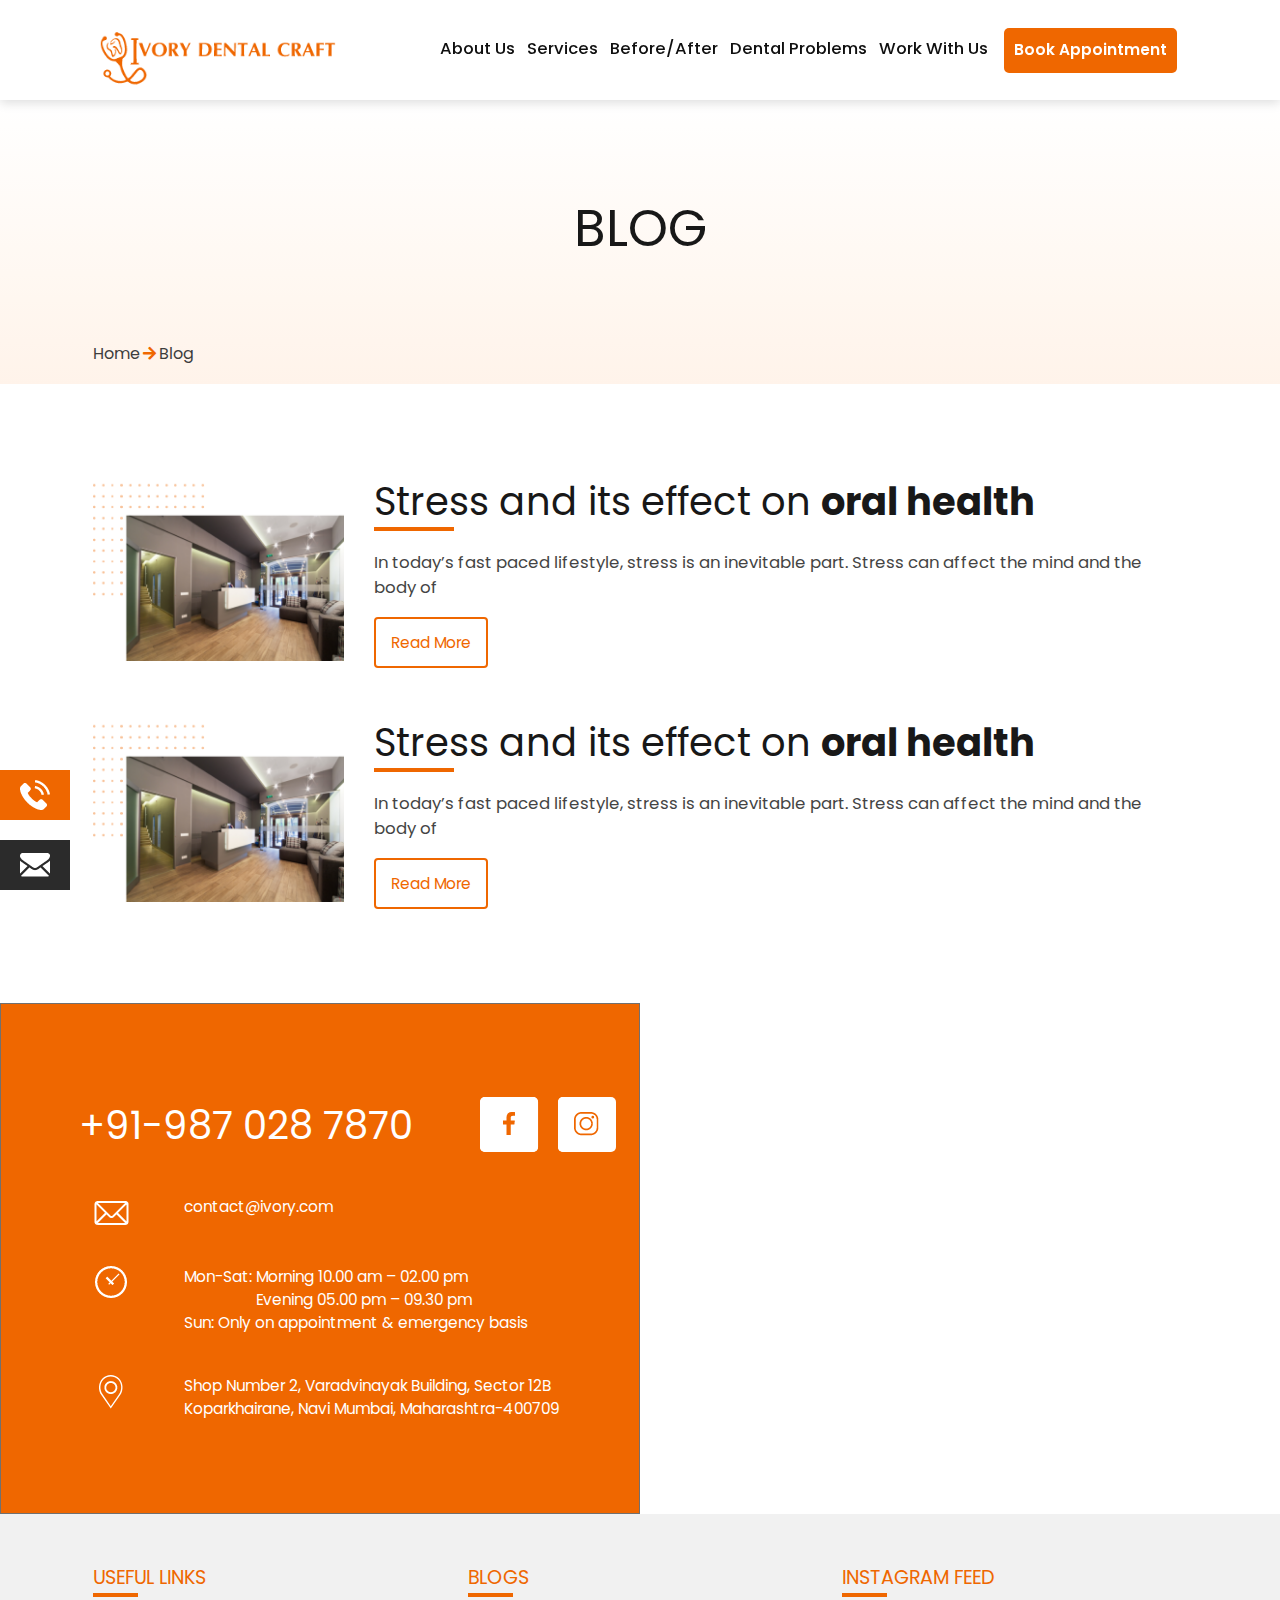
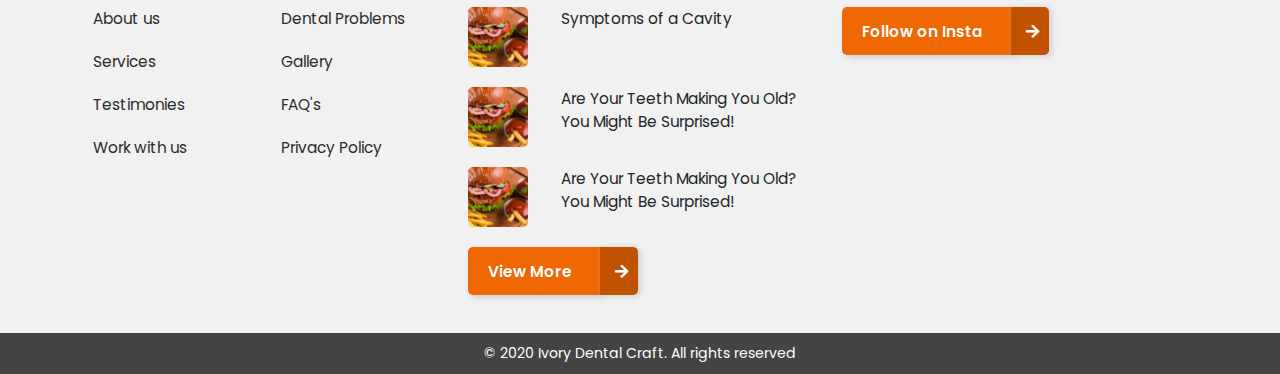
<file: blogs.html>
<!DOCTYPE html>
<html lang="en">

<head>
	<meta charset="UTF-8" />
	<meta name="viewport" content="width=device-width, initial-scale=1.0" />
	<meta http-equiv="X-UA-Compatible" content="ie=edge" />
	<script src="https://ajax.googleapis.com/ajax/libs/jquery/3.4.1/jquery.min.js"></script>
	<link rel="stylesheet" href="https://stackpath.bootstrapcdn.com/bootstrap/4.3.1/css/bootstrap.min.css" />
	<script src="https://stackpath.bootstrapcdn.com/bootstrap/4.3.1/js/bootstrap.min.js"></script>
	<link rel="stylesheet" href="blogs.css" />
	<link rel="stylesheet" href="globalstyle.css" />
	<title>Ivory Dental Craft</title>
</head>

<body>
	<div class="contact_absolute">
		<a href="tel:+">
			<img src="./images/img/icons/phone-fill.png" alt="" />
		</a>
	</div>
	<div class="message_absolute">
		<a href="mailto:">
			<img src="./images/img/icons/email.png" alt="" />
		</a>
	</div>

	<!-- navbar section start here -->
	<section>
		<div id="include-nav"></div>
	</section>
	<!-- navbar section end here -->

	<!-- header section start here -->
	<section>
		<div class="why_us_header">
			<div class="why_us_header_text">Blog</div>
			<div class="secondary_navLink">
				<span><a href="index.html">Home</a></span>
				<span>
					<i class="fas fa-arrow-right arrow_right"></i>
				</span>
				<span><a href="blogs.html">Blog</a></span>
			</div>
		</div>
	</section>
	<!-- header section end here -->

	<!-- main content script start here -->
	<div class="main_content_container">
		<div class="row">
			<div class="col-lg-3 col-md-3 col-12">
				<img class="img_width" src="./images/row_img.png" alt="" />
			</div>
			<div class="col-lg-9 col-md-9 col-12">
				<div class="content_header">
					Stress and its effect on
					<span style="font-weight: bold;">oral health</span>
				</div>
				<div class="content_desc">
					In today’s fast paced lifestyle, stress is an inevitable part.
					Stress can affect the mind and the body of
				</div>
				<button class="read_more_btn">
					<a class="read_more_btn_text" href="#">Read More</a>
				</button>
			</div>
		</div>
		<div class="row" style="margin-top: 50px;">
			<div class="col-lg-3 col-md-3 col-12">
				<img class="img_width" src="./images/row_img.png" alt="" />
			</div>
			<div class="col-lg-9 col-md-9 col-12">
				<div class="content_header">
					Stress and its effect on
					<span style="font-weight: bold;">oral health</span>
				</div>
				<div class="content_desc">
					In today’s fast paced lifestyle, stress is an inevitable part.
					Stress can affect the mind and the body of
				</div>
				<button class="read_more_btn">
					<a class="read_more_btn_text" href="#">Read More</a>
				</button>
			</div>
		</div>
	</div>
	<!-- main content script end here -->

	<!-- footer script start here -->
	<section>
		<div id="include-footer"></div>
	</section>
	<!-- footer script end here -->
</body>

<script>
	$(function () {
		$("#include-nav").load("navbar.html");
	});

	$(function () {
		$("#include-footer").load("footer.html");
	});
</script>

</html>
</file>
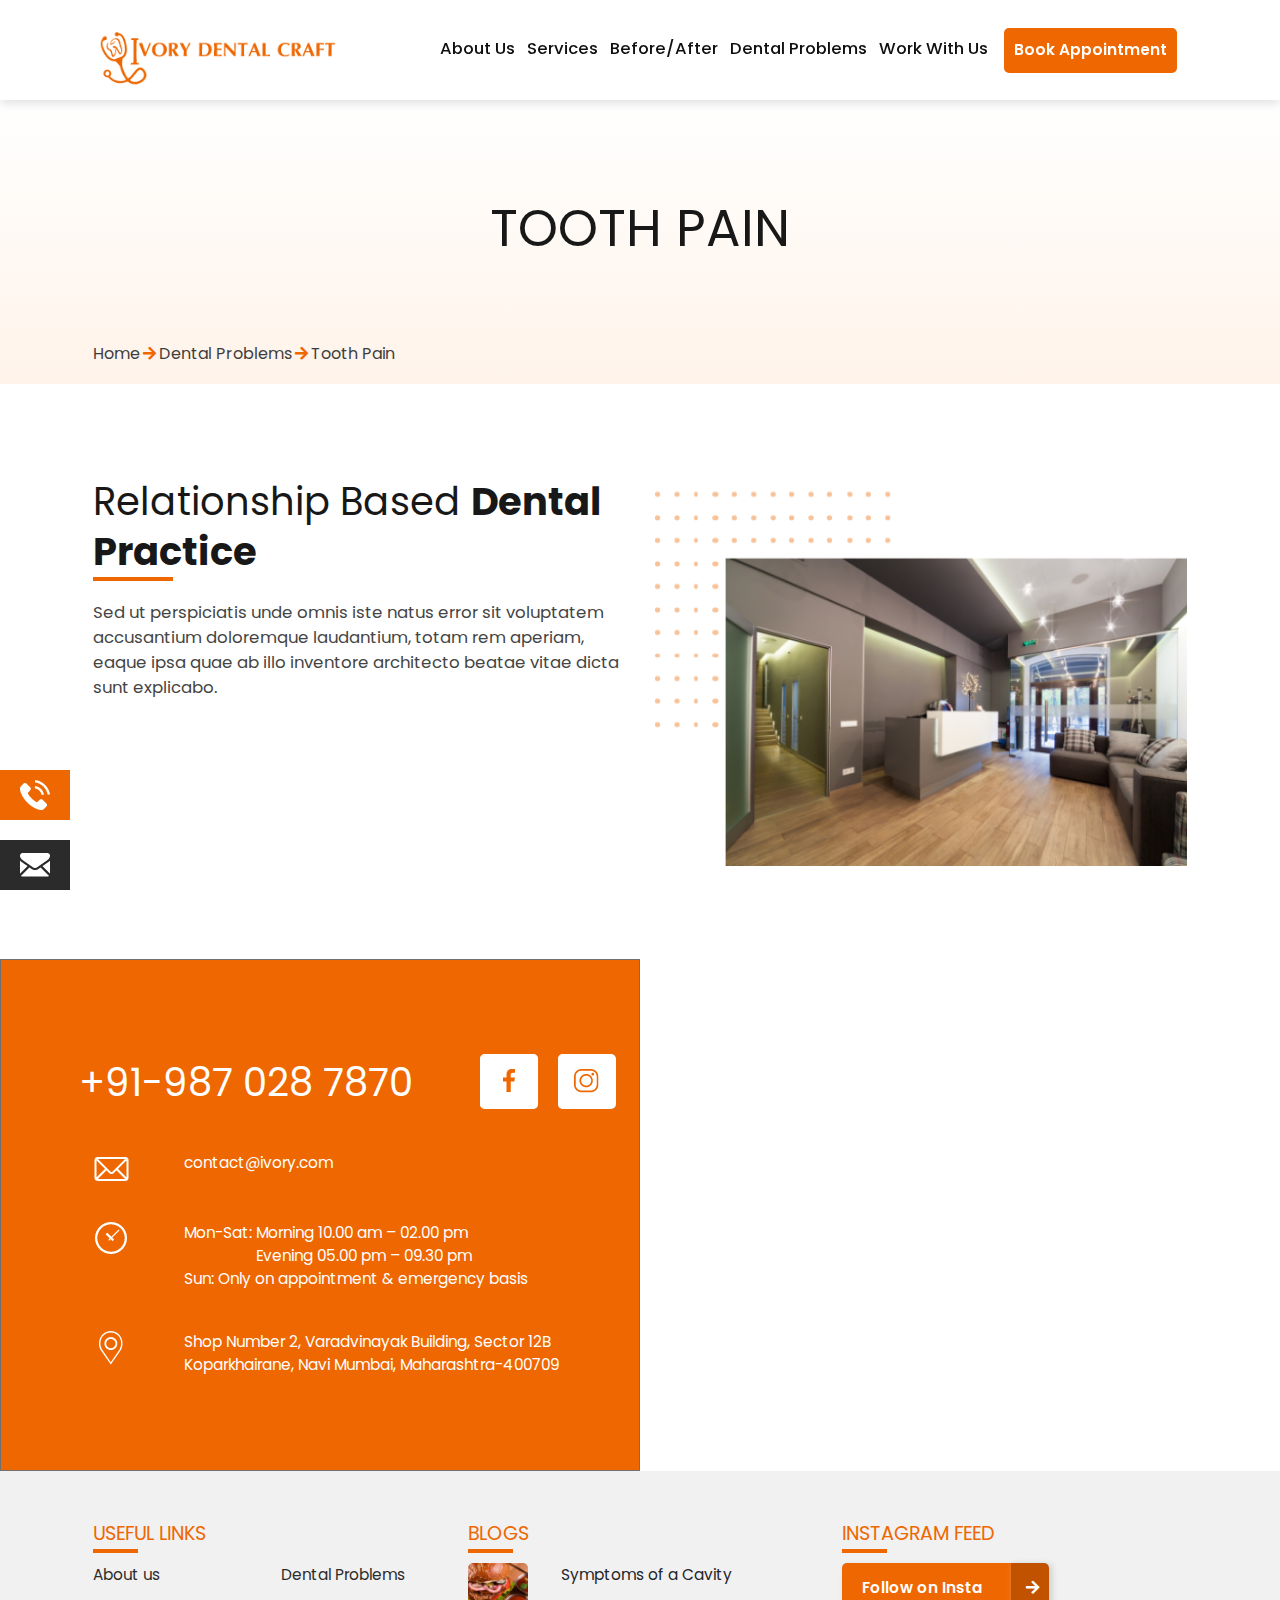
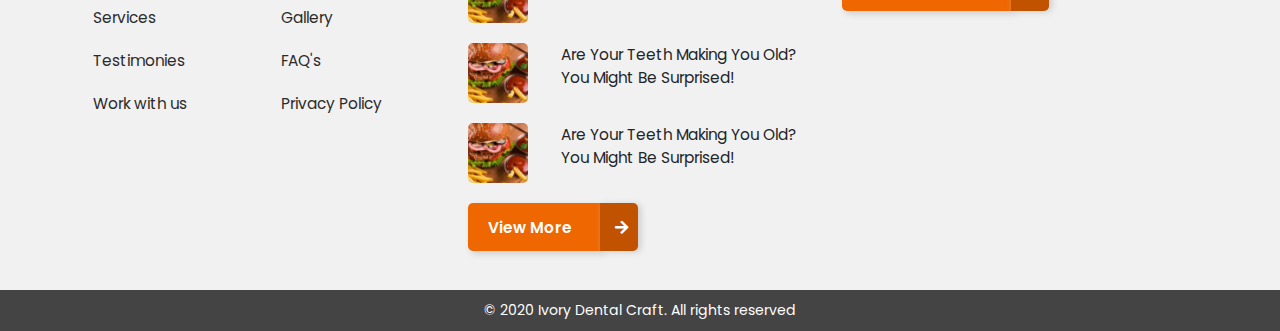
<file: dentalproblems.html>
<!DOCTYPE html>
<html lang="en">

<head>
	<meta charset="UTF-8" />
	<meta name="viewport" content="width=device-width, initial-scale=1.0" />
	<meta http-equiv="X-UA-Compatible" content="ie=edge" />
	<script src="https://ajax.googleapis.com/ajax/libs/jquery/3.4.1/jquery.min.js"></script>
	<link rel="stylesheet" href="https://use.fontawesome.com/releases/v5.8.2/css/all.css" />
	<link rel="stylesheet" href="https://stackpath.bootstrapcdn.com/bootstrap/4.3.1/css/bootstrap.min.css" />
	<script src="https://stackpath.bootstrapcdn.com/bootstrap/4.3.1/js/bootstrap.min.js"></script>
	<link rel="stylesheet" href="./dentalproblems.css" />
	<link rel="stylesheet" href="./globalstyle.css" />
	<title>Ivory Dental Craft</title>
</head>

<body>
	<div class="contact_absolute">
		<a href="tel:+">
			<img src="./images/img/icons/phone-fill.png" alt="" />
		</a>
	</div>
	<div class="message_absolute">
		<a href="mailto:">
			<img src="./images/img/icons/email.png" alt="" />
		</a>
	</div>

	<!-- navbar section start here -->
	<section>
		<div id="include-nav"></div>
	</section>
	<!-- navbar section end here -->

	<!-- header section start here -->
	<section>
		<div class="why_us_header">
			<div class="why_us_header_text">Tooth Pain</div>
			<div class="secondary_navLink">
				<span><a href="index.html">Home</a></span>
				<span>
					<i class="fas fa-arrow-right arrow_right"></i>
				</span>
				<span><a href="#">Dental Problems</a></span>
				<span>
					<i class="fas fa-arrow-right arrow_right"></i>
				</span>
				<span><a href="dentalproblems.html">Tooth Pain</a></span>
			</div>
		</div>
	</section>
	<!-- header section end here -->

	<!-- main content script start here -->
	<section>
		<div class="main_content_container">
			<div class="row">
				<div class="col-lg-6 col-md-6 col-12">
					<div class="content_header">
						Relationship Based
						<span style="font-weight: bold;">Dental Practice</span>
					</div>
					<div class="content_desc">
						Sed ut perspiciatis unde omnis iste natus error sit voluptatem
						accusantium doloremque laudantium, totam rem aperiam, eaque ipsa
						quae ab illo inventore architecto beatae vitae dicta sunt
						explicabo.
					</div>
				</div>
				<div class="col-lg-6 col-md-6 col-12">
					<img src="./images/row_img.png" style="width: 100%;" alt="" />
				</div>
			</div>
		</div>
	</section>
	<!-- main content script end here -->

	<!-- footer script start here -->
	<section>
		<div id="include-footer"></div>
	</section>
	<!-- footer script end here -->
	<script>
		$(function () {
			$("#include-nav").load("navbar.html");
		});

		$(function () {
			$("#include-footer").load("footer.html");
		});
	</script>
</body>

</html>
</file>
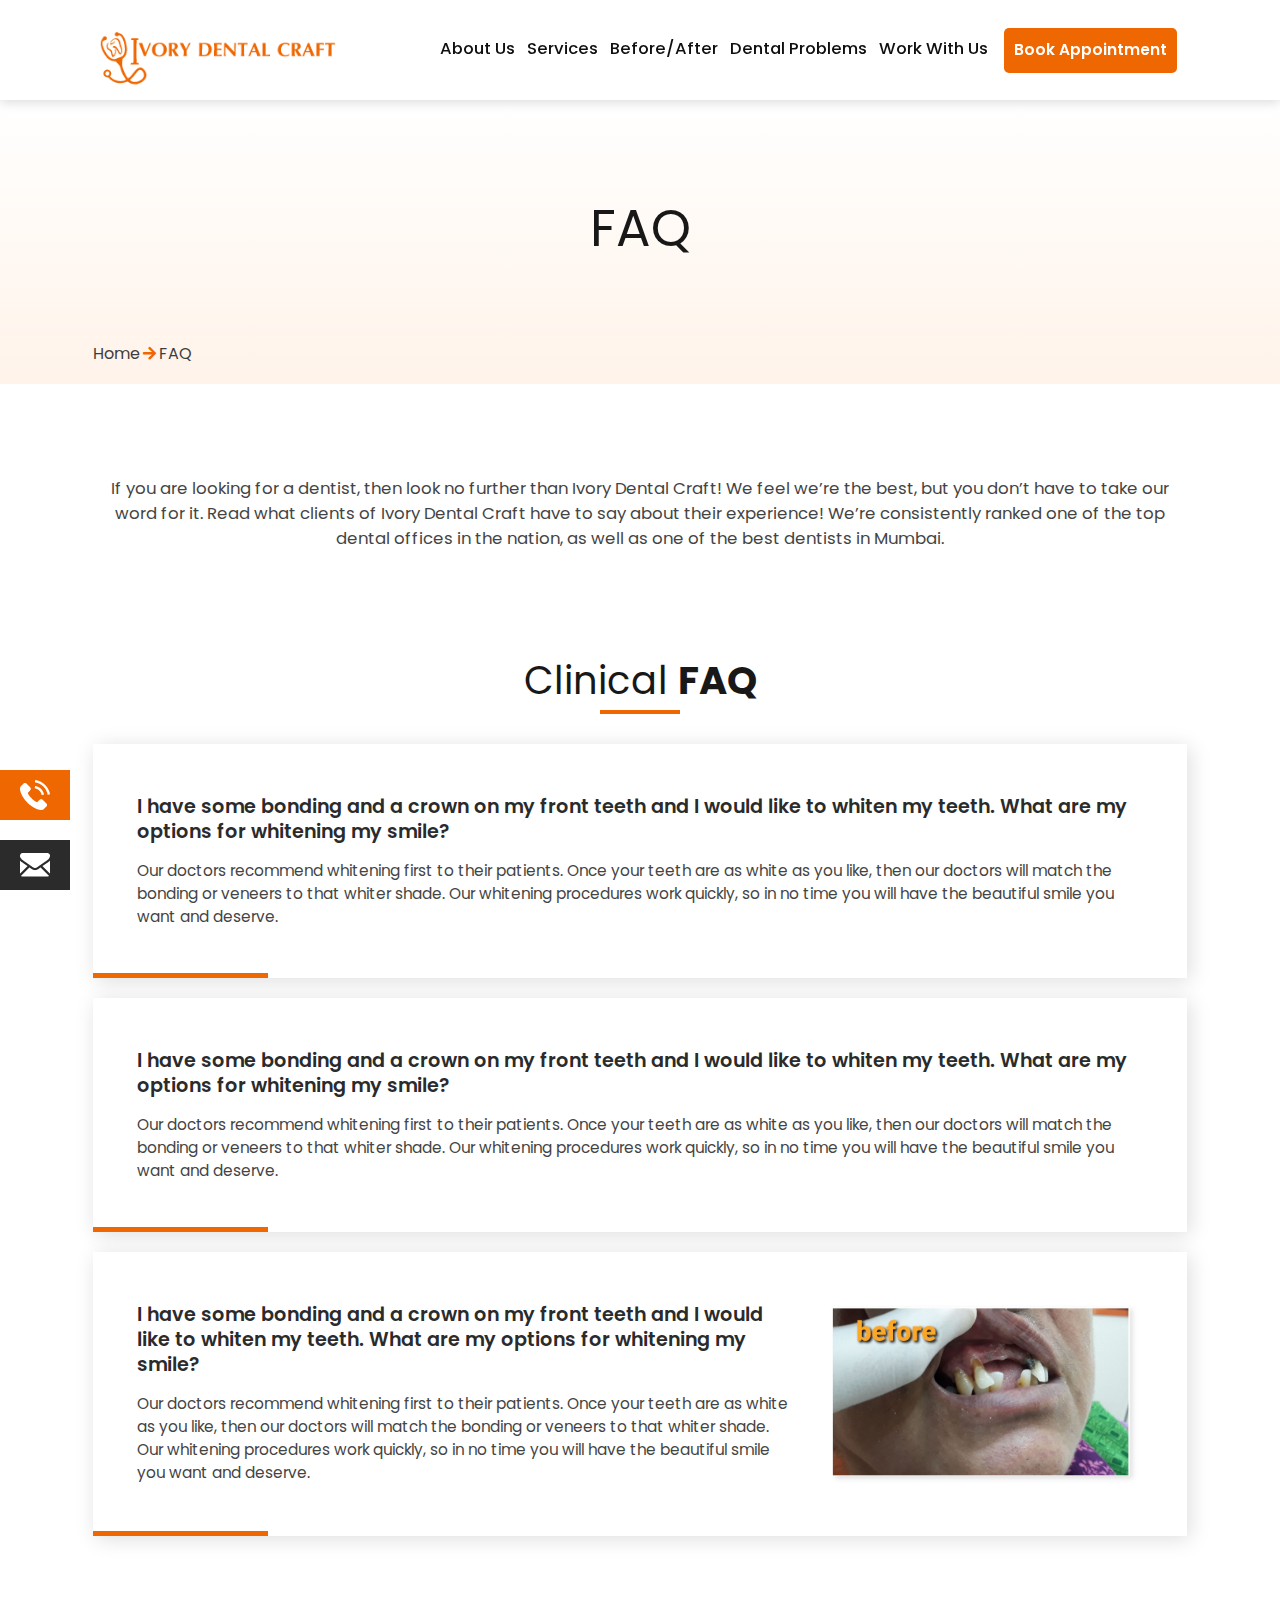
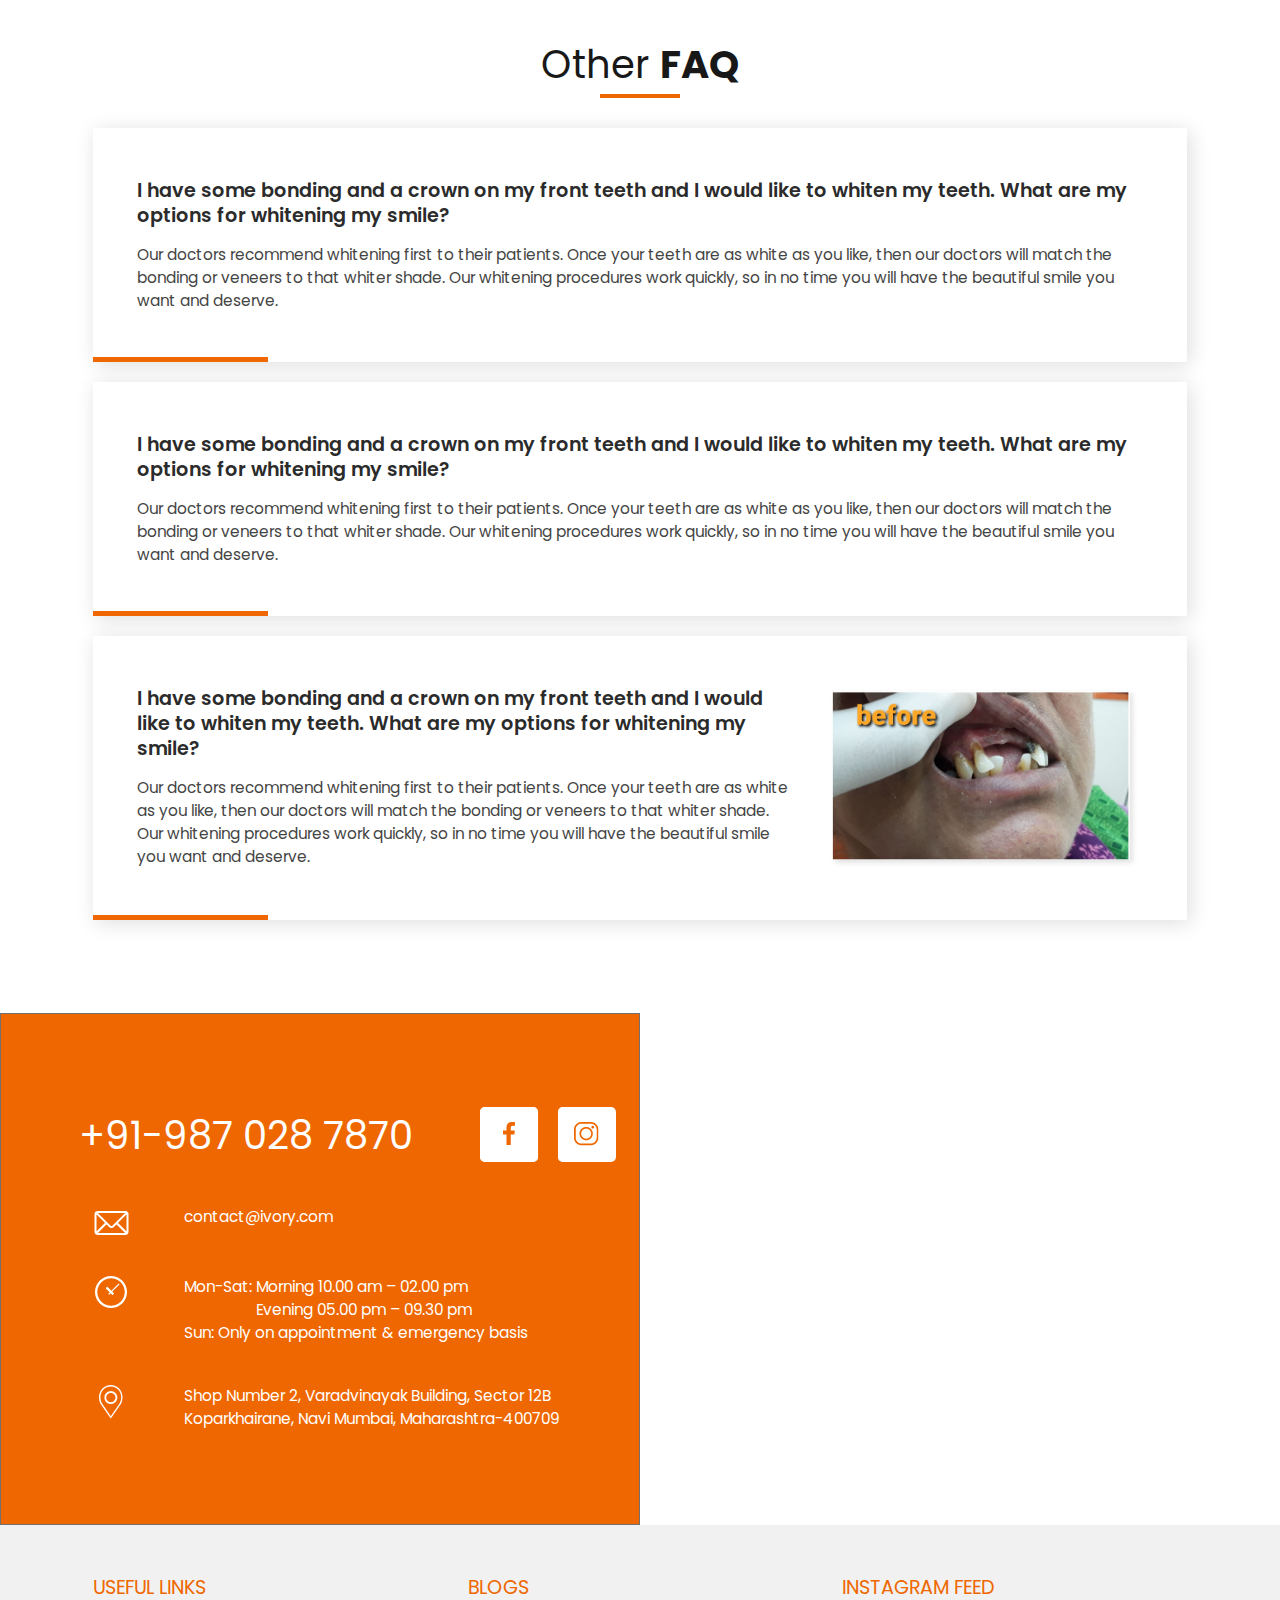
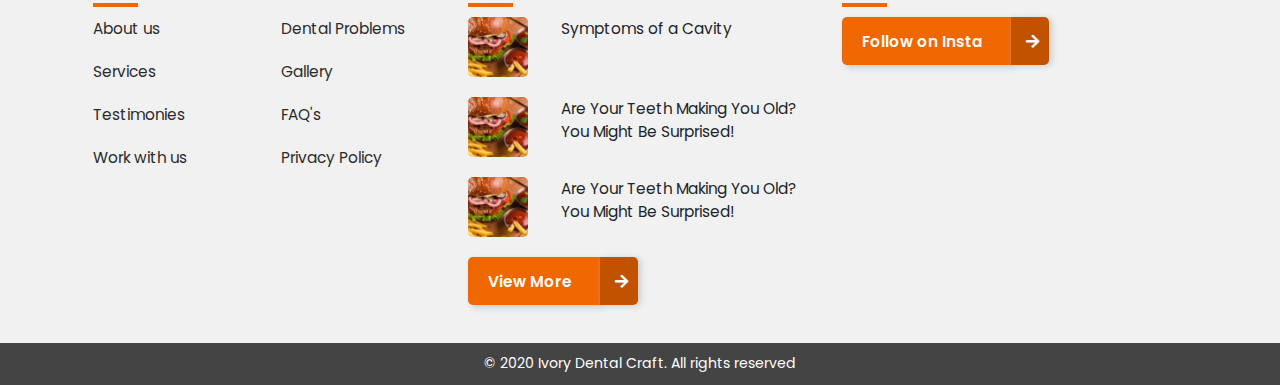
<file: faq.html>
<!DOCTYPE html>
<html lang="en">

<head>
	<meta charset="UTF-8" />
	<meta name="viewport" content="width=device-width, initial-scale=1.0" />
	<meta http-equiv="X-UA-Compatible" content="ie=edge" />
	<script src="https://ajax.googleapis.com/ajax/libs/jquery/3.4.1/jquery.min.js"></script>
	<link rel="stylesheet" href="https://use.fontawesome.com/releases/v5.8.2/css/all.css" />
	<link rel="stylesheet" href="https://stackpath.bootstrapcdn.com/bootstrap/4.3.1/css/bootstrap.min.css" />
	<script src="https://stackpath.bootstrapcdn.com/bootstrap/4.3.1/js/bootstrap.min.js"></script>
	<link rel="stylesheet" href="./faq.css" />
	<link rel="stylesheet" href="./globalstyle.css" />
	<title>Ivory Dental Craft</title>
</head>

<body>
	<div class="contact_absolute">
		<a href="tel:+">
			<img src="./images/img/icons/phone-fill.png" alt="" />
		</a>
	</div>
	<div class="message_absolute">
		<a href="mailto:">
			<img src="./images/img/icons/email.png" alt="" />
		</a>
	</div>

	<!-- navbar section start here -->
	<section>
		<div id="include-nav"></div>
	</section>
	<!-- navbar section end here -->

	<!-- header section start here -->
	<section>
		<div class="why_us_header">
			<div class="why_us_header_text">FAQ</div>
			<div class="secondary_navLink">
				<span><a href="index.html">Home</a></span>
				<span>
					<i class="fas fa-arrow-right arrow_right"></i>
				</span>
				<span><a href="faq.html">FAQ</a></span>
			</div>
		</div>
	</section>
	<!-- header section end here -->

	<!-- main content script start here -->
	<section>
		<div class="main_content_container">
			<div class="faq_header_text">
				If you are looking for a dentist, then look no further than Ivory
				Dental Craft! We feel we’re the best, but you don’t have to take our
				word for it. Read what clients of Ivory Dental Craft have to say about
				their experience! We’re consistently ranked one of the top dental
				offices in the nation, as well as one of the best dentists in Mumbai.
			</div>

			<div class="doctors_block_header" style="margin-bottom: 30px;">
				Clinical <span style="font-weight: bold;">FAQ</span>
			</div>

			<div class="faq_card">
				<div class="faq_card-border-Left"></div>
				<div class="faq_card_title">
					I have some bonding and a crown on my front teeth and I would like
					to whiten my teeth. What are my options for whitening my smile?
				</div>
				<div class="faq_card_desc">
					Our doctors recommend whitening first to their patients. Once your
					teeth are as white as you like, then our doctors will match the
					bonding or veneers to that whiter shade. Our whitening procedures
					work quickly, so in no time you will have the beautiful smile you
					want and deserve.
				</div>
			</div>

			<div class="faq_card">
				<div class="faq_card-border-Left"></div>
				<div class="faq_card_title">
					I have some bonding and a crown on my front teeth and I would like
					to whiten my teeth. What are my options for whitening my smile?
				</div>
				<div class="faq_card_desc">
					Our doctors recommend whitening first to their patients. Once your
					teeth are as white as you like, then our doctors will match the
					bonding or veneers to that whiter shade. Our whitening procedures
					work quickly, so in no time you will have the beautiful smile you
					want and deserve.
				</div>
			</div>

			<div class="faq_card">
				<div class="faq_card-border-Left"></div>
				<div class="row">
					<div class="col-lg-8 col-md-8 col-12">
						<div class="faq_card_title">
							I have some bonding and a crown on my front teeth and I would
							like to whiten my teeth. What are my options for whitening my
							smile?
						</div>
						<div class="faq_card_desc">
							Our doctors recommend whitening first to their patients. Once
							your teeth are as white as you like, then our doctors will match
							the bonding or veneers to that whiter shade. Our whitening
							procedures work quickly, so in no time you will have the
							beautiful smile you want and deserve.
						</div>
					</div>
					<div class="col-lg-4 col-md-4 col-12">
						<img src="./images/img/icons/before_pic.png" alt="" style="width: inherit;" />
					</div>
				</div>
			</div>

			<div class="doctors_block_header" style="margin: 100px 0 30px 0;">
				Other <span style="font-weight: bold;">FAQ</span>
			</div>

			<div class="faq_card">
				<div class="faq_card-border-Left"></div>
				<div class="faq_card_title">
					I have some bonding and a crown on my front teeth and I would like
					to whiten my teeth. What are my options for whitening my smile?
				</div>
				<div class="faq_card_desc">
					Our doctors recommend whitening first to their patients. Once your
					teeth are as white as you like, then our doctors will match the
					bonding or veneers to that whiter shade. Our whitening procedures
					work quickly, so in no time you will have the beautiful smile you
					want and deserve.
				</div>
			</div>

			<div class="faq_card">
				<div class="faq_card-border-Left"></div>
				<div class="faq_card_title">
					I have some bonding and a crown on my front teeth and I would like
					to whiten my teeth. What are my options for whitening my smile?
				</div>
				<div class="faq_card_desc">
					Our doctors recommend whitening first to their patients. Once your
					teeth are as white as you like, then our doctors will match the
					bonding or veneers to that whiter shade. Our whitening procedures
					work quickly, so in no time you will have the beautiful smile you
					want and deserve.
				</div>
			</div>

			<div class="faq_card">
				<div class="faq_card-border-Left"></div>
				<div class="row">
					<div class="col-lg-8 col-md-8 col-12">
						<div class="faq_card_title">
							I have some bonding and a crown on my front teeth and I would
							like to whiten my teeth. What are my options for whitening my
							smile?
						</div>
						<div class="faq_card_desc">
							Our doctors recommend whitening first to their patients. Once
							your teeth are as white as you like, then our doctors will match
							the bonding or veneers to that whiter shade. Our whitening
							procedures work quickly, so in no time you will have the
							beautiful smile you want and deserve.
						</div>
					</div>
					<div class="col-lg-4 col-md-4 col-12">
						<img src="./images/img/icons/before_pic.png" alt="" style="width: inherit;" />
					</div>
				</div>
			</div>
		</div>
	</section>
	<!-- main content script end here -->

	<!-- footer script start here -->
	<section>
		<div id="include-footer"></div>
	</section>
	<!-- footer script end here -->

	<script>
		$(function () {
			$("#include-nav").load("navbar.html");
		});

		$(function () {
			$("#include-footer").load("footer.html");
		});
	</script>
</body>

</html>
</file>
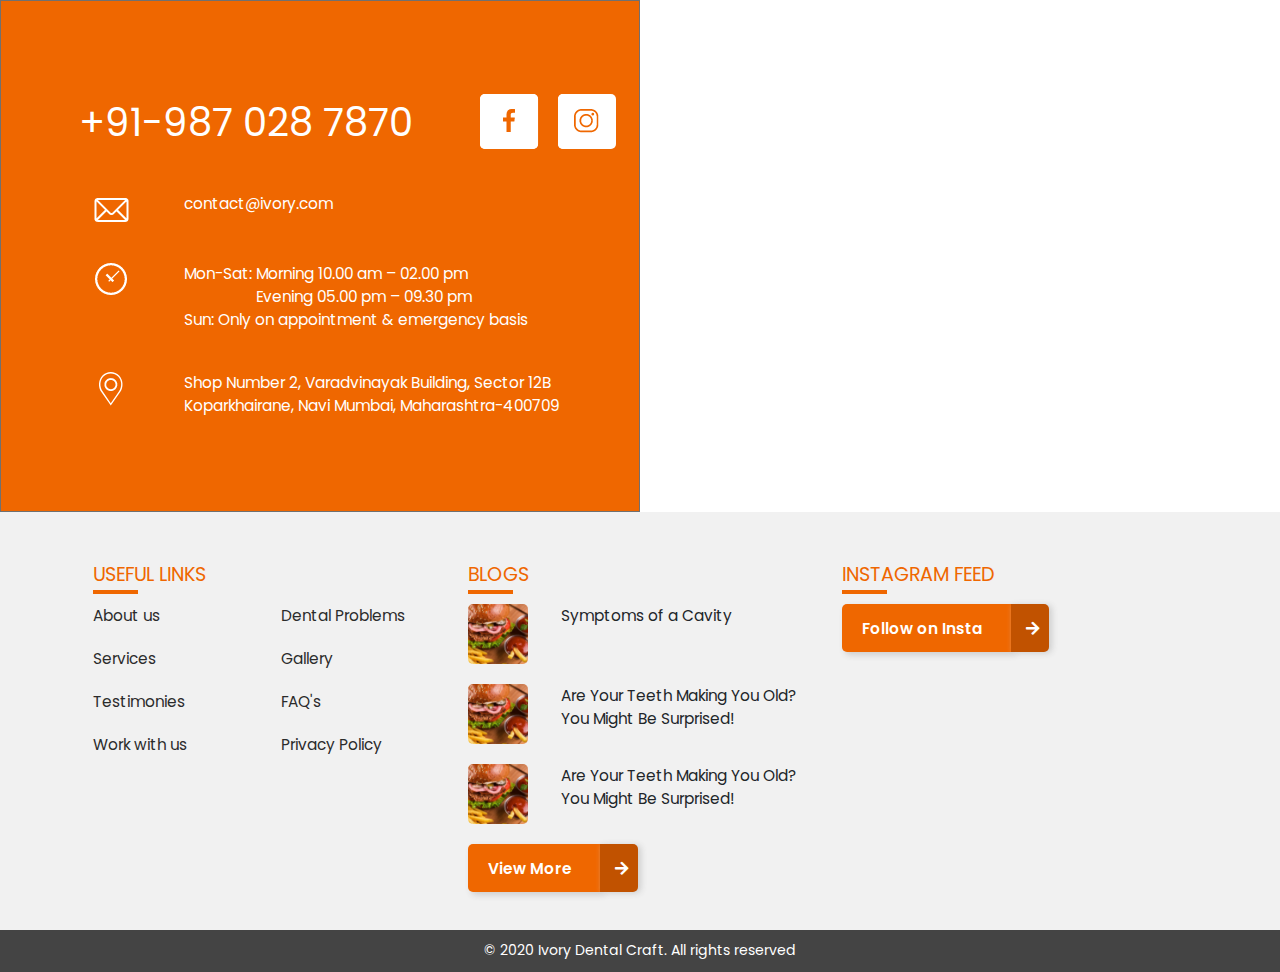
<file: footer.html>
<!DOCTYPE html>
<html lang="en">

<head>
	<meta charset="UTF-8" />
	<meta name="viewport" content="width=device-width, initial-scale=1.0" />
	<meta http-equiv="X-UA-Compatible" content="ie=edge" />
	<script src="https://ajax.googleapis.com/ajax/libs/jquery/3.4.1/jquery.min.js"></script>
	<link rel="stylesheet" href="https://use.fontawesome.com/releases/v5.8.2/css/all.css" />
	<link rel="stylesheet" href="https://stackpath.bootstrapcdn.com/bootstrap/4.3.1/css/bootstrap.min.css" />
	<script src="https://stackpath.bootstrapcdn.com/bootstrap/4.3.1/js/bootstrap.min.js"></script>
	<link rel="stylesheet" href="./globalstyle.css" />
	<title>Document</title>
</head>

<body>
	<section>
		<div class="page_footer">
			<div class="row">
				<div class="col-lg-6 col-md-6 col-12 pr-0">
					<div class="page_footer_left">
						<div class="contact_media">
							<div class="row">
								<div class="col-lg-8 col-md-8 col-8 p-0">
									<div class="contact_no">+91-987 028 7870</div>
								</div>
								<div class="col-lg-4 col-md-4 col-4 p-0">
									<div class="social_media_icons_container">
										<div class="social_media_icons">
											<a href="#">
												<img src="./images/img/icons/Group 6825.png" alt="" />
											</a>
										</div>
										<div class="social_media_icons">
											<a href="#">
												<img src="./images/img/icons/Group 6826.png" alt="" />
											</a>
										</div>
									</div>
								</div>
							</div>
							<div class="row" style="margin-top: 40px;">
								<div class="col-lg-2 col-md-2 col-2">
									<img src="./images/img/icons/Group 6827.png" alt="" />
								</div>
								<div class="col-lg-10 col-md-10 col-10">
									<div class="contact_info">
										<a href="mailto:">contact@ivory.com</a>
									</div>
								</div>
							</div>
							<div class="row" style="margin-top: 35px;">
								<div class="col-lg-2 col-md-2 col-2">
									<img src="./images/img/icons/Group 6828.png" alt="" />
								</div>
								<div class="col-lg-10 col-md-10 col-10">
									<div class="contact_info">
										<span>Mon-Sat:</span>
										<div style="display: inline-flex;">
											Morning 10.00 am – 02.00 pm <br />
											Evening 05.00 pm – 09.30 pm
										</div>
										<div>
											Sun: Only on appointment & emergency basis
										</div>
									</div>
								</div>
							</div>
							<div class="row" style="margin-top: 40px;">
								<div class="col-lg-2 col-md-2 col-2">
									<img src="./images/img/icons/Group 6829.png" alt="" />
								</div>
								<div class="col-lg-10 col-md-10 col-10">
									<div class="contact_info">
										Shop Number 2, Varadvinayak Building, Sector 12B
										Koparkhairane, Navi Mumbai, Maharashtra-400709
									</div>
								</div>
							</div>
						</div>
					</div>
				</div>
				<div class="col-lg-6 col-md-6 col-12 pl-0">
					<iframe
						src="https://www.google.com/maps/embed?pb=!1m18!1m12!1m3!1d942.561168392197!2d73.00821548810531!3d19.096919266487472!2m3!1f0!2f0!3f0!3m2!1i1024!2i768!4f13.1!3m3!1m2!1s0x3be7c1270ca9c8e1%3A0x3884073f4d69e1ea!2sIvory%20Dental%20Craft!5e0!3m2!1sen!2sin!4v1593284031494!5m2!1sen!2sin"
						width="100%" height="100%" frameborder="0" style="border: 0;" allowfullscreen=""
						aria-hidden="false" tabindex="0"></iframe>
				</div>
			</div>
			<div class="footer_Container">
				<div class="row">
					<div class="col-lg-4 col-md-4 col-12">
						<div class="footer_header">Useful Links</div>
						<div class="row">
							<div class="col-lg-6 col-md-6 col-6">
								<div class="page_footer__link">
									<a href="aboutus.html">About us</a>
								</div>
								<div class="page_footer__link">
									<a href="services.html">Services</a>
								</div>
								<div class="page_footer__link">
									<a href="testimonies.html">Testimonies</a>
								</div>
								<div class="page_footer__link">
									<a href="workwithus.html">Work with us</a>
								</div>
							</div>
							<div class="col-lg-6 col-md-6 col-6">
								<div class="page_footer__link">
									<a href="dentalproblems.html">Dental Problems</a>
								</div>
								<div class="page_footer__link">
									<a href="gallery.html">Gallery</a>
								</div>
								<div class="page_footer__link">
									<a href="faq.html">FAQ's</a>
								</div>
								<div class="page_footer__link">
									<a href="privacypolicy.html">Privacy Policy</a>
								</div>
							</div>
						</div>
					</div>
					<div class="col-lg-4 col-md-4 col-12">
						<div class="footer_header">Blogs</div>
						<div class="row" style="margin-bottom: 20px;">
							<div class="col-lg-3 col-md-3 col-3">
								<img src="./images/news_image1-min.png" alt="" />
							</div>
							<div class="col-lg-9 col-md-9 col-9">
								<div class="page_footer__link-blog">
									Symptoms of a Cavity
								</div>
							</div>
						</div>

						<div class="row" style="margin-bottom: 20px;">
							<div class="col-lg-3 col-md-3 col-3">
								<img src="./images/news_image1-min.png" alt="" />
							</div>
							<div class="col-lg-9 col-md-9 col-9">
								<div class="page_footer__link-blog">
									Are Your Teeth Making You Old? <br />
									You Might Be Surprised!
								</div>
							</div>
						</div>

						<div class="row">
							<div class="col-lg-3 col-md-3 col-3">
								<img src="./images/news_image1-min.png" alt="" />
							</div>
							<div class="col-lg-9 col-md-9 col-9">
								<div class="page_footer__link-blog">
									Are Your Teeth Making You Old? <br />
									You Might Be Surprised!
								</div>
							</div>
						</div>

						<div class="btn_container_footer">
							<button class="get_connected_btn" onclick="redirect('blogs')">
								View More
							</button>
						</div>
					</div>
					<div class="col-lg-4 col-md-4 col-12">
						<div class="footer_header">INSTAGRAM FEED</div>
						<div id="instafeed"></div>
						<button class="get_connected_btn">
							Follow on Insta
						</button>
					</div>
				</div>
			</div>
			<div class="text-center copyright_text">
				&copy; 2020 Ivory Dental Craft. All rights reserved
			</div>
		</div>
	</section>

	<script src="../instafeed.min.js"></script>
</body>

</html>

<script type="text/javascript">
	var feed = new Instafeed({
		accessToken: "your-token",
	});
	feed.run();

	function redirect(value) {
		if (value === "blogs") {
			window.location.href = "blogs.html";
		}
	}
</script>
</file>
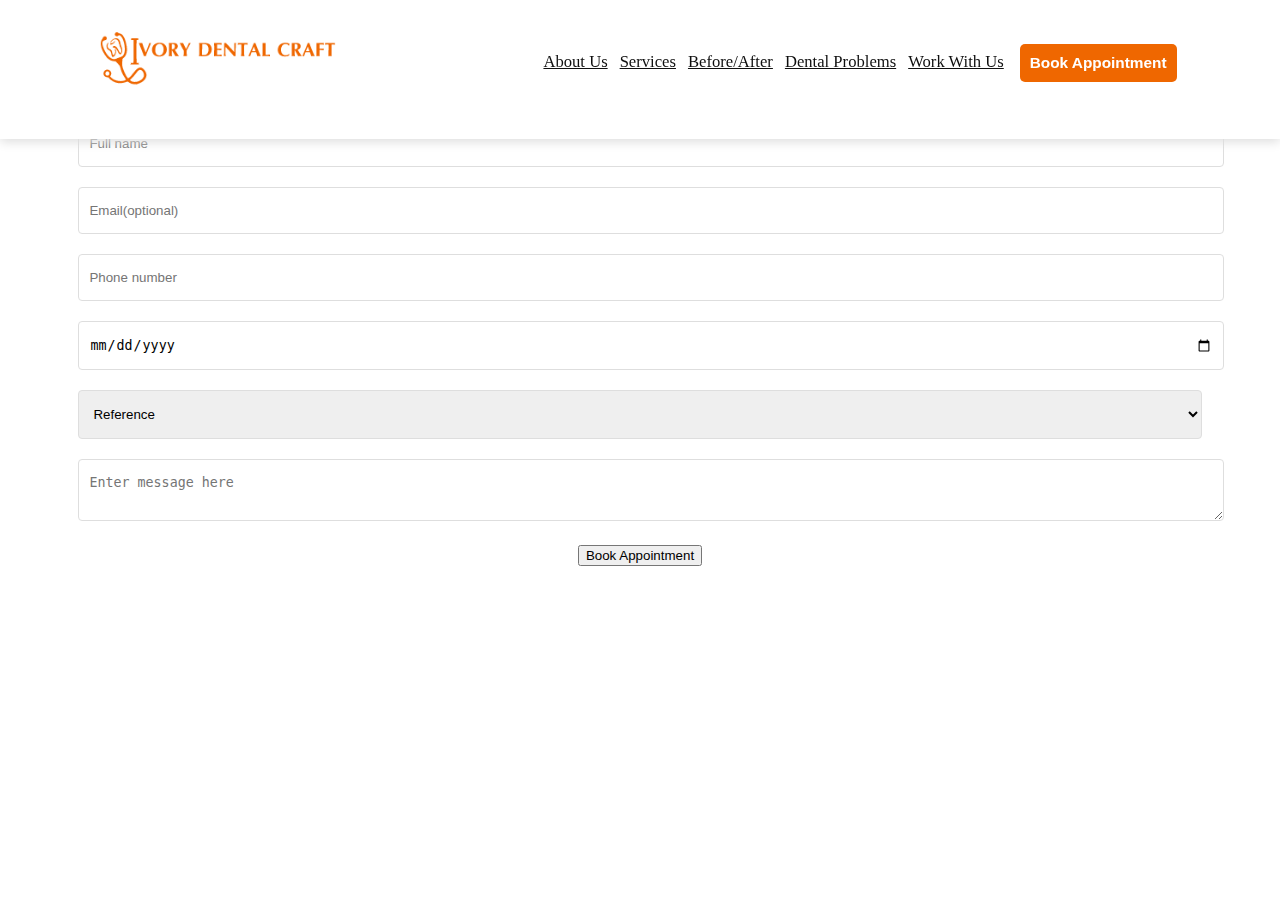
<file: navbar.html>
<!DOCTYPE html>
<html lang="en">

<head>
	<meta charset="UTF-8" />
	<meta name="viewport" content="width=device-width, initial-scale=1.0" />
	<meta http-equiv="X-UA-Compatible" content="ie=edge" />
	<link rel="stylesheet" href="./navbar.css" />
	<title>Document</title>
</head>

<body>
	<!-- navbar section start here -->
	<section>
		<nav class="navbar_fixed" id="nav_toggling">
			<div class="nav_items_container">
				<a href="index.html">
					<img class="navbar_logo" src="./images/img/logo.png" alt="logo here" />
				</a>
				<div class="hamburger">
					<div class="line-1"></div>
					<div class="line-2"></div>
					<div class="line-3"></div>
				</div>
				<ul class="navbar_menu_container">
					<li class="navbar_menu">
						<a href="aboutus.html">About Us</a>
					</li>
					<li class="navbar_menu">
						<a href="services.html">Services</a>
					</li>
					<li class="navbar_menu">
						<a href="gallery.html">Before/After</a>
					</li>
					<li class="navbar_menu">
						<a href="dentalproblems.html">Dental Problems</a>
					</li>
					<li class="navbar_menu">
						<a href="workwithus.html">Work With Us</a>
					</li>
					<li class="navbar_menu_btnContainer">
						<button class="appointment_btn" data-toggle="modal" data-target="#exampleModal">
							<span class="appointment_btn_text">Book Appointment</span>
						</button>
					</li>
				</ul>
			</div>
		</nav>
	</section>
	<!-- navbar section end here -->

	<!-- book appointment section start here -->
	<section>
		<div class="modal fade" style="z-index: 99999;" id="exampleModal" tabindex="-1" role="dialog"
			aria-labelledby="exampleModalLabel" aria-hidden="true">
			<div class="modal-dialog modal-dialog-centered">
				<div class="modal-content">
					<div class="modal_header">
						<div class="modal_title">Book <b>Appointment</b></div>
						<button type="button" class="close" data-dismiss="modal" aria-label="Close">
							<span aria-hidden="true">&times;</span>
						</button>
					</div>
					<div class="modal_body_form">
						<form action="">
							<div>
								<input type="text" class="custom_input" style="margin-top: 0;"
									placeholder="Full name" />
							</div>
							<div>
								<input type="text" class="custom_input" placeholder="Email(optional)" />
							</div>
							<div>
								<input type="tel" class="custom_input" placeholder="Phone number" />
							</div>
							<div>
								<input type="date" date_format class="custom_input" placeholder="Date" />
							</div>
							<div>
								<select class="custom_input">
									<option selected>Reference</option>
									<option value="1">One</option>
									<option value="2">Two</option>
									<option value="3">Three</option>
								</select>
							</div>
							<div>
								<textarea class="custom_input" placeholder="Enter message here"></textarea>
							</div>
						</form>
					</div>
					<div class="modal_footer">
						<button class="get_connected_btn" data-dismiss="modal">
							Book Appointment
						</button>
					</div>
				</div>
			</div>
		</div>
	</section>
	<!-- book appointment section end here -->
</body>

</html>

<script>
	const hamBurger = document.querySelector(".hamburger");
	const navLinks = document.querySelector(".navbar_menu_container");
	const links = document.querySelectorAll(".navbar_menu_container li");

	hamBurger.addEventListener("click", () => {
		navLinks.classList.toggle("open");
		links.forEach((link) => {
			link.classList.toggle("fade-in");
		});
		document.querySelector(".line-1").classList.toggle("line1");
		document.querySelector(".line-2").classList.toggle("line2");
		document.querySelector(".line-3").classList.toggle("line3");
	});
</script>
</file>
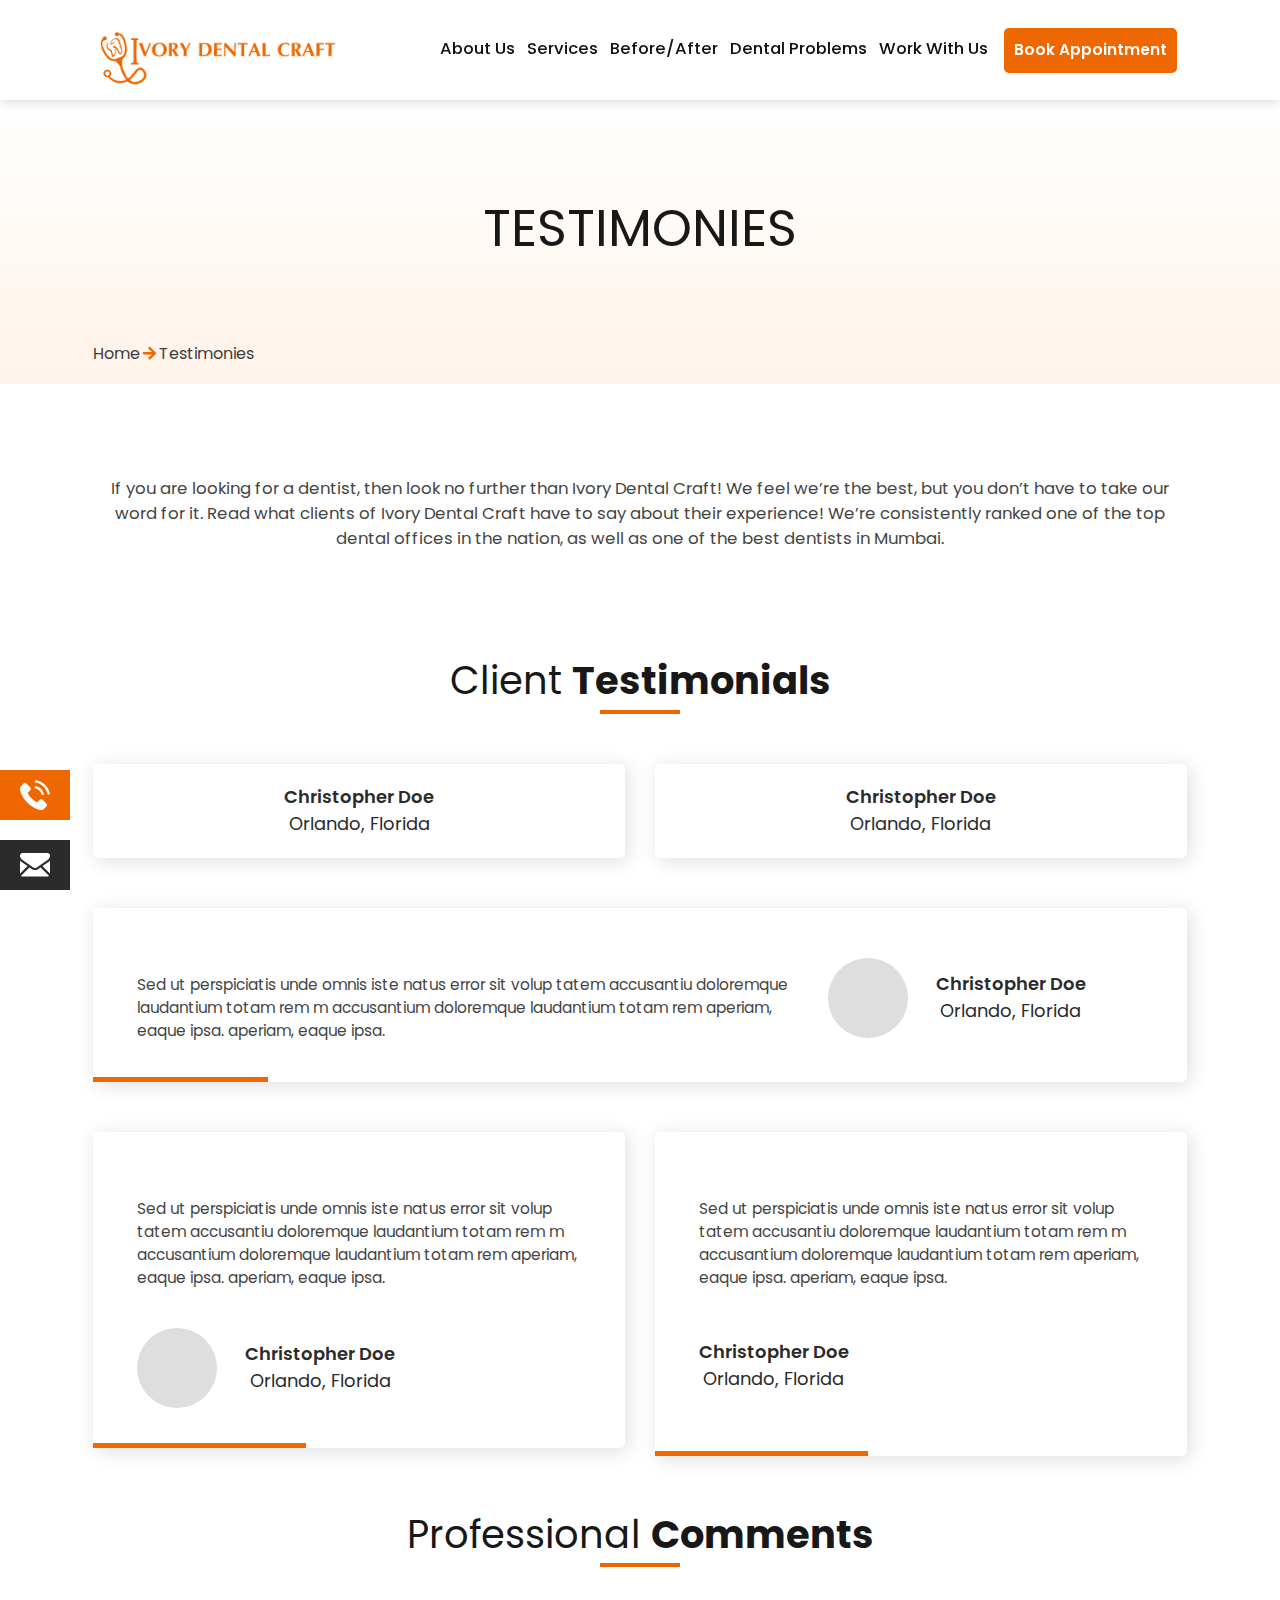
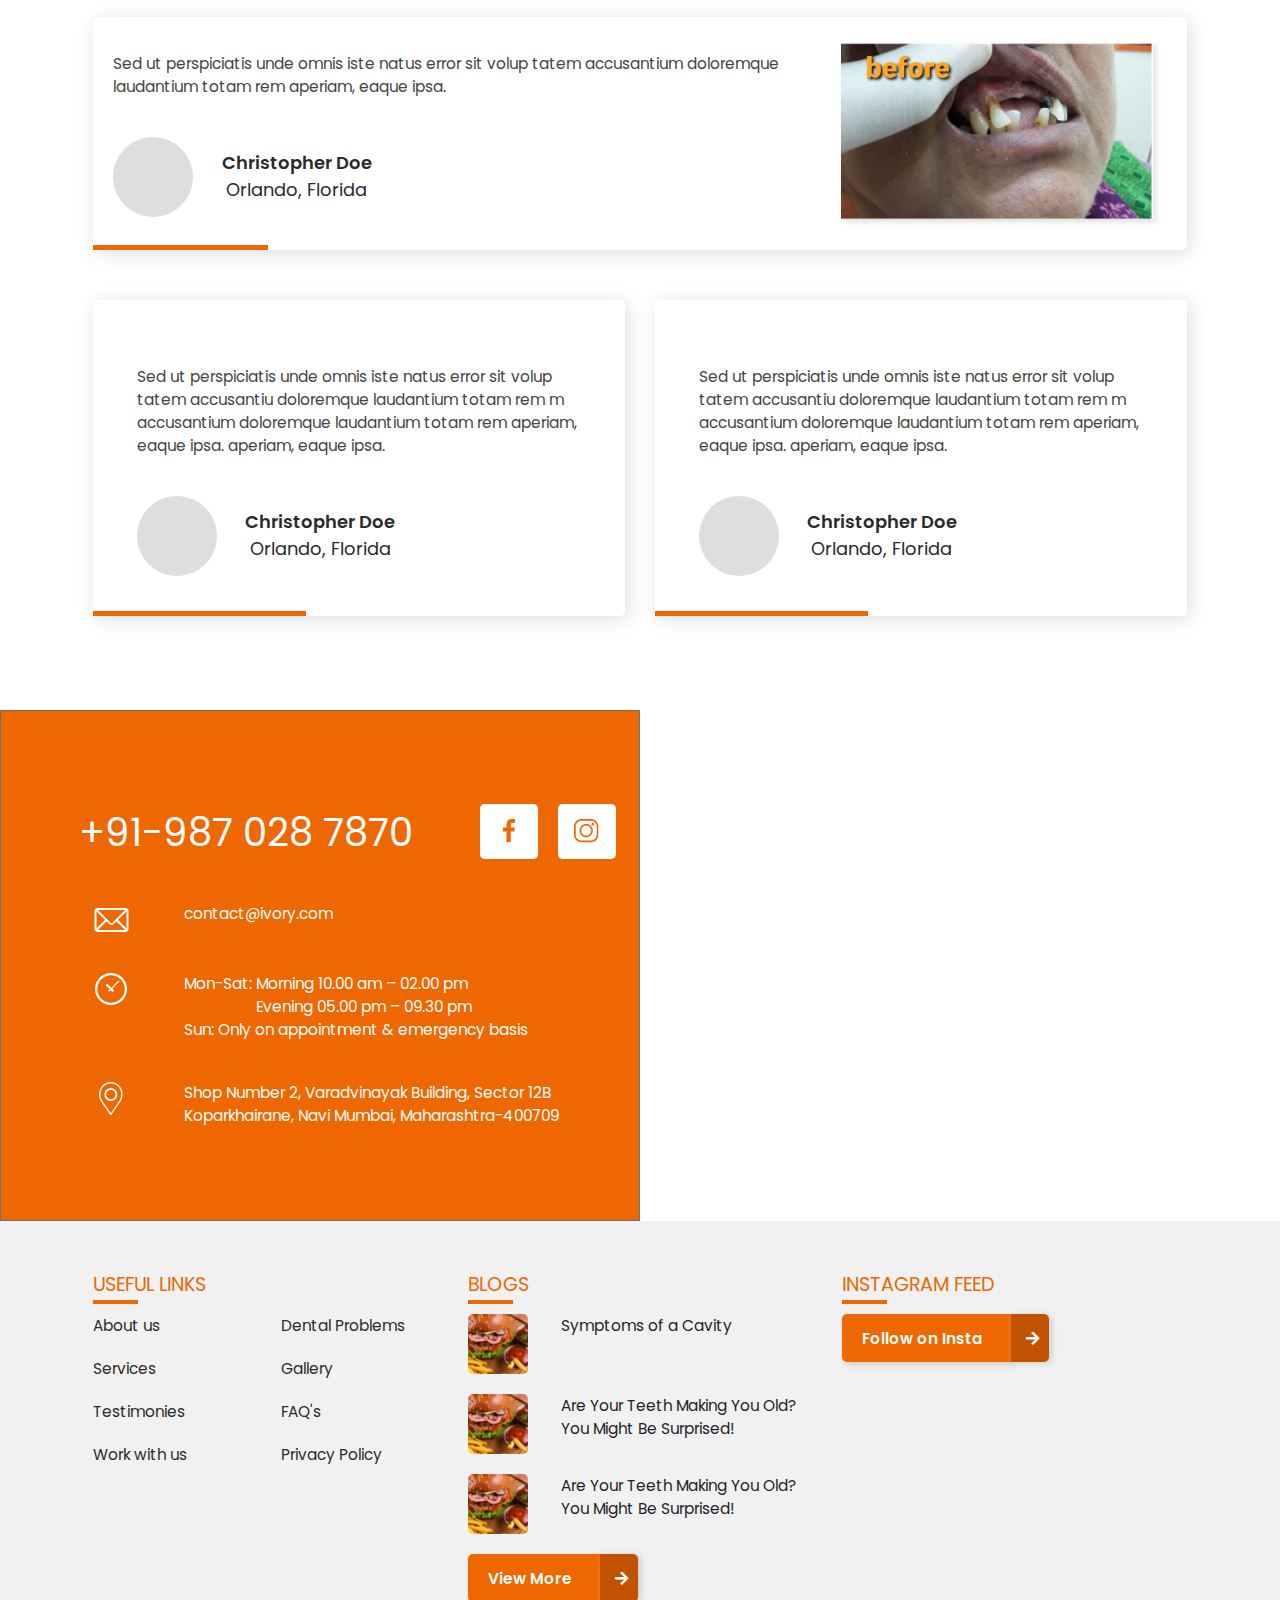
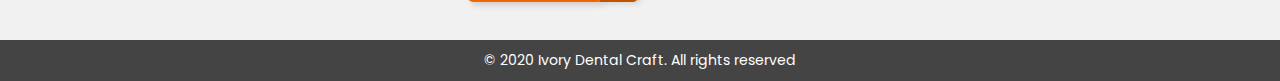
<file: testimonies.html>
<!DOCTYPE html>
<html lang="en">

<head>
	<meta charset="UTF-8" />
	<meta name="viewport" content="width=device-width, initial-scale=1.0" />
	<meta http-equiv="X-UA-Compatible" content="ie=edge" />
	<link rel="stylesheet" href="https://use.fontawesome.com/releases/v5.8.2/css/all.css" />

	<link rel="stylesheet" href="https://stackpath.bootstrapcdn.com/bootstrap/4.3.1/css/bootstrap.min.css" />
	<script src="https://ajax.googleapis.com/ajax/libs/jquery/3.5.1/jquery.min.js"></script>
	<script src="https://stackpath.bootstrapcdn.com/bootstrap/4.3.1/js/bootstrap.min.js"></script>
	<link rel="stylesheet" href="./testimonies.css" />
	<link rel="stylesheet" href="./globalstyle.css" />
	<title>Ivory Dental Craft</title>
</head>

<body>
	<div class="contact_absolute">
		<a href="tel:+">
			<img src="./images/img/icons/phone-fill.png" alt="" />
		</a>
	</div>
	<div class="message_absolute">
		<a href="mailto:">
			<img src="./images/img/icons/email.png" alt="" />
		</a>
	</div>

	<!-- navbar section start here -->
	<section>
		<div id="include-nav"></div>
	</section>
	<!-- navbar section end here -->

	<!-- header section start here -->
	<section>
		<div class="why_us_header">
			<div class="why_us_header_text">Testimonies</div>
			<div class="secondary_navLink">
				<span><a href="index.html">Home</a></span>
				<span>
					<i class="fas fa-arrow-right arrow_right"></i>
				</span>
				<span><a href="testimonies.html">Testimonies</a></span>
			</div>
		</div>
	</section>
	<!-- header section end here -->

	<!-- main content script start here -->
	<section>
		<div class="main_content_container">
			<div class="testimonies_subtext">
				If you are looking for a dentist, then look no further than Ivory
				Dental Craft! We feel we’re the best, but you don’t have to take our
				word for it. Read what clients of Ivory Dental Craft have to say about
				their experience! We’re consistently ranked one of the top dental
				offices in the nation, as well as one of the best dentists in Mumbai.
			</div>
			<div class="doctors_block_header">
				Client <span style="font-weight: bold;">Testimonials</span>
			</div>
			<div class="row">
				<div class="col-lg-6 col-md-6 col-12">
					<div class="testimonies_card">
						<div class="testimonies_card_img"></div>
						<div class="testimonies_card_client_name">Christopher Doe</div>
						<div class="testimonies_card_client_address">
							Orlando, Florida
						</div>
					</div>
				</div>
				<div class="col-lg-6 col-md-6 col-12">
					<div class="testimonies_card">
						<div class="testimonies_card_img"></div>
						<div class="testimonies_card_client_name">Christopher Doe</div>
						<div class="testimonies_card_client_address">
							Orlando, Florida
						</div>
					</div>
				</div>
			</div>

			<div class="testimony_card" data-aos="fade-up" data-aos-easing="linear" data-aos-duration="500"
				style="margin-top: 50px;">
				<div class="testimonies_card-border-Left"></div>
				<div class="row">
					<div class="col-lg-8 col-md-8 col-12">
						<div class="testimony_desc">
							Sed ut perspiciatis unde omnis iste natus error sit volup tatem
							accusantiu doloremque laudantium totam rem m accusantium
							doloremque laudantium totam rem aperiam, eaque ipsa. aperiam,
							eaque ipsa.
						</div>
					</div>
					<div class="col-lg-4 col-md-4 col-12">
						<div class="client_info_grid">
							<div class="testimonies_card-client_img"></div>
							<div class="client_info">
								<div class="testimonies_card_client_name">
									Christopher Doe
								</div>
								<div class="testimonies_card_client_address">
									Orlando, Florida
								</div>
							</div>
						</div>
					</div>
				</div>
			</div>

			<div class="row">
				<div class="col-lg-6 col-md-6 col-12">
					<div class="testimony_card" style="margin-top: 50px;">
						<div class="testimony_card-border-Left"></div>
						<div class="testimony_desc">
							Sed ut perspiciatis unde omnis iste natus error sit volup tatem
							accusantiu doloremque laudantium totam rem m accusantium
							doloremque laudantium totam rem aperiam, eaque ipsa. aperiam,
							eaque ipsa.
						</div>
						<div class="client_info_grid" style="margin-top: 39px;">
							<div class="testimonies_card-client_img"></div>
							<div class="client_info">
								<div class="testimonies_card_client_name">
									Christopher Doe
								</div>
								<div class="testimonies_card_client_address">
									Orlando, Florida
								</div>
							</div>
						</div>
					</div>
				</div>
				<div class="col-lg-6 col-md-6 col-12">
					<div class="testimony_card" style="margin-top: 50px;">
						<div class="testimony_card-border-Left"></div>
						<div class="testimony_desc">
							Sed ut perspiciatis unde omnis iste natus error sit volup tatem
							accusantiu doloremque laudantium totam rem m accusantium
							doloremque laudantium totam rem aperiam, eaque ipsa. aperiam,
							eaque ipsa.
						</div>
						<div class="client_info_grid" style="margin: 50px 0 23px 0;">
							<div class="client_info" style="margin-left: 0;">
								<div class="testimonies_card_client_name">
									Christopher Doe
								</div>
								<div class="testimonies_card_client_address">
									Orlando, Florida
								</div>
							</div>
						</div>
					</div>
				</div>
			</div>

			<div class="doctors_block_header">
				Professional <span style="font-weight: bold;">Comments</span>
			</div>

			<div class="testimonies_card" data-aos="fade-up" data-aos-easing="linear" data-aos-duration="500">
				<div class="testimonies_card-border-Left"></div>
				<div class="row">
					<div class="col-lg-8 col-md-8 col-12">
						<div class="testimony_desc">
							Sed ut perspiciatis unde omnis iste natus error sit volup tatem
							accusantium doloremque laudantium totam rem aperiam, eaque ipsa.
						</div>
						<div class="client_info_grid" style="margin-top: 39px;">
							<div class="testimonies_card-client_img"></div>
							<div class="client_info">
								<div class="testimonies_card_client_name">
									Christopher Doe
								</div>
								<div class="testimonies_card_client_address">
									Orlando, Florida
								</div>
							</div>
						</div>
					</div>
					<div class="col-lg-4 col-md-4 col-12">
						<img src="./images/img/icons/before_pic.png" alt="" style="width: inherit;" />
					</div>
				</div>
			</div>

			<div class="row">
				<div class="col-lg-6 col-md-6 col-12">
					<div class="testimony_card" style="margin-top: 50px;">
						<div class="testimony_card-border-Left"></div>
						<div class="testimony_desc">
							Sed ut perspiciatis unde omnis iste natus error sit volup tatem
							accusantiu doloremque laudantium totam rem m accusantium
							doloremque laudantium totam rem aperiam, eaque ipsa. aperiam,
							eaque ipsa.
						</div>
						<div class="client_info_grid" style="margin-top: 39px;">
							<div class="testimonies_card-client_img"></div>
							<div class="client_info">
								<div class="testimonies_card_client_name">
									Christopher Doe
								</div>
								<div class="testimonies_card_client_address">
									Orlando, Florida
								</div>
							</div>
						</div>
					</div>
				</div>
				<div class="col-lg-6 col-md-6 col-12">
					<div class="testimony_card" style="margin-top: 50px;">
						<div class="testimony_card-border-Left"></div>
						<div class="testimony_desc">
							Sed ut perspiciatis unde omnis iste natus error sit volup tatem
							accusantiu doloremque laudantium totam rem m accusantium
							doloremque laudantium totam rem aperiam, eaque ipsa. aperiam,
							eaque ipsa.
						</div>
						<div class="client_info_grid" style="margin-top: 39px;">
							<div class="testimonies_card-client_img"></div>
							<div class="client_info">
								<div class="testimonies_card_client_name">
									Christopher Doe
								</div>
								<div class="testimonies_card_client_address">
									Orlando, Florida
								</div>
							</div>
						</div>
					</div>
				</div>
			</div>
		</div>
	</section>
	<!-- main content script end here -->

	<!-- footer script start here -->
	<section>
		<div id="include-footer"></div>
	</section>
	<!-- footer script end here -->
</body>

</html>

<script>
	$(function () {
		$("#include-nav").load("navbar.html");
	});

	$(function () {
		$("#include-footer").load("footer.html");
	});
</script>
</file>
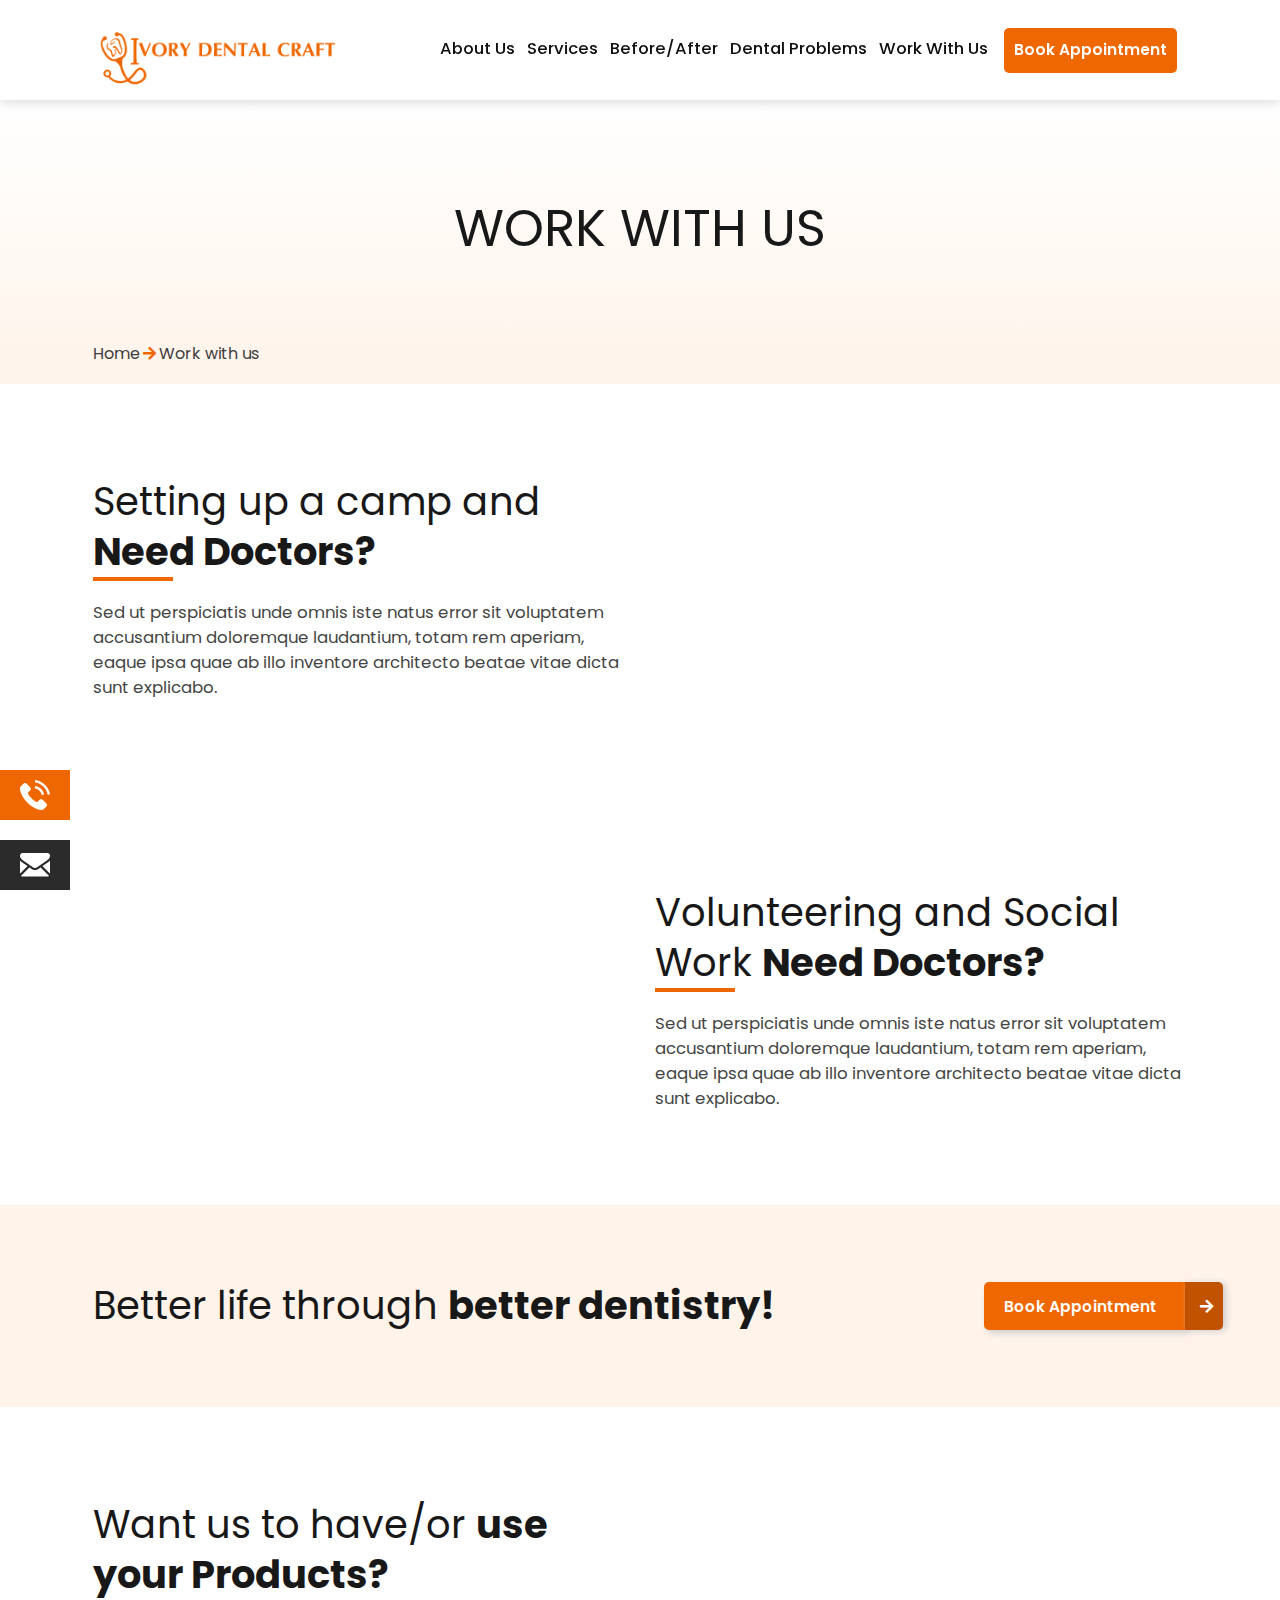
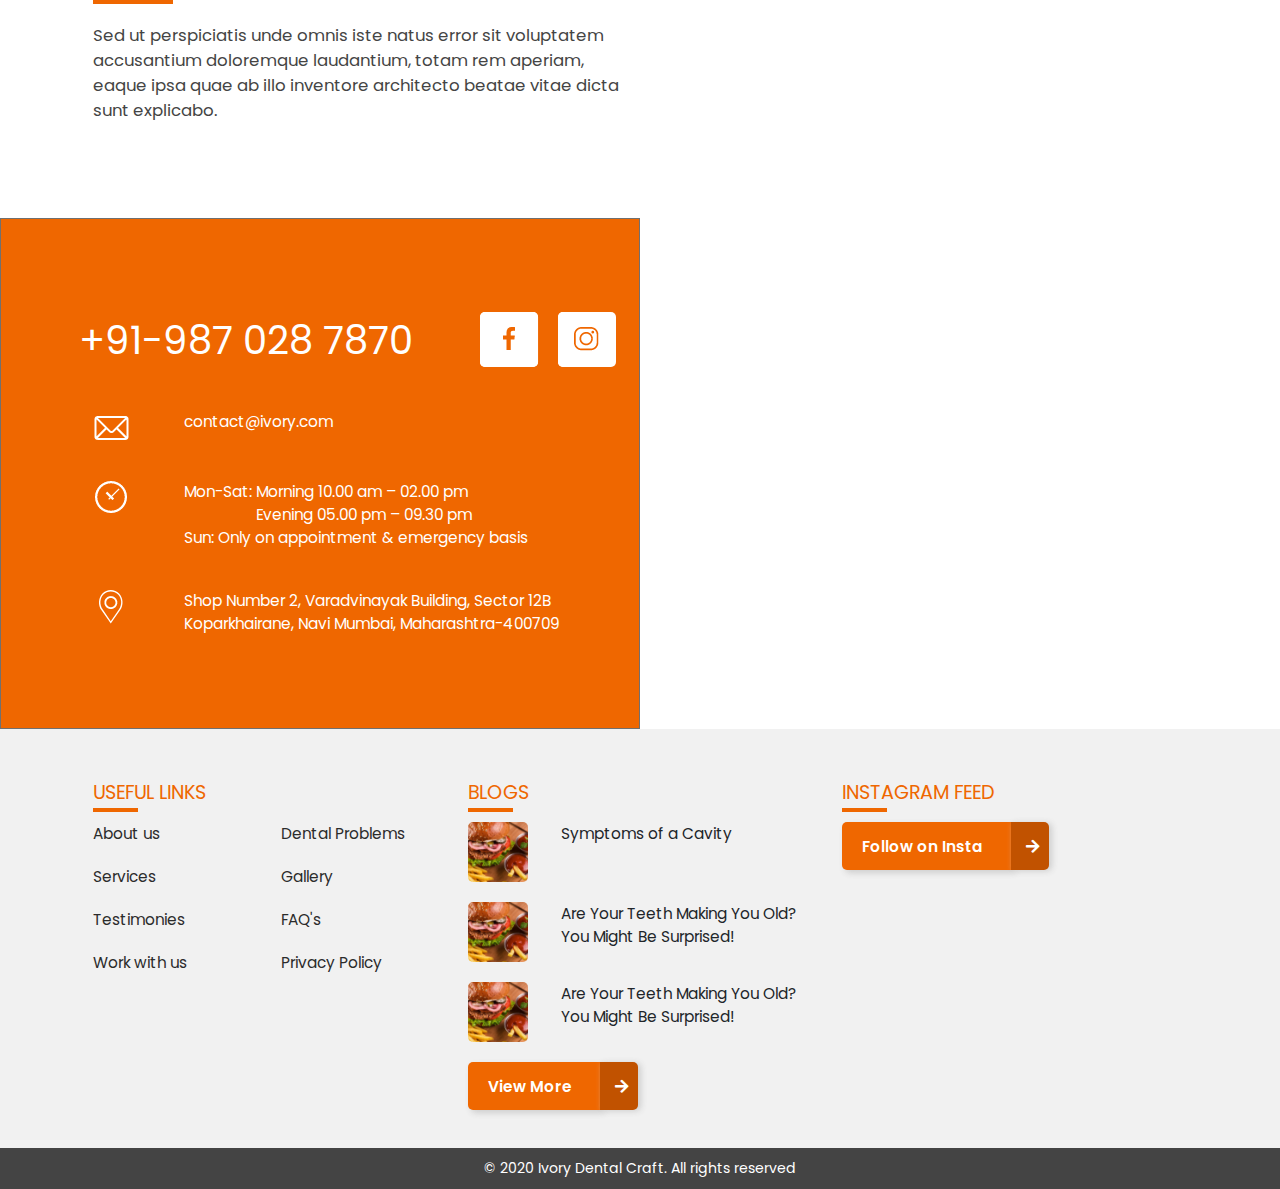
<file: workwithus.html>
<!DOCTYPE html>
<html lang="en">

<head>
	<meta charset="UTF-8" />
	<meta name="viewport" content="width=device-width, initial-scale=1.0" />
	<meta http-equiv="X-UA-Compatible" content="ie=edge" />
	<script src="https://ajax.googleapis.com/ajax/libs/jquery/3.4.1/jquery.min.js"></script>
	<link rel="stylesheet" href="https://use.fontawesome.com/releases/v5.8.2/css/all.css" />
	<link rel="stylesheet" href="https://stackpath.bootstrapcdn.com/bootstrap/4.3.1/css/bootstrap.min.css" />
	<script src="https://stackpath.bootstrapcdn.com/bootstrap/4.3.1/js/bootstrap.min.js"></script>
	<link rel="stylesheet" href="./workwithus.css" />
	<link rel="stylesheet" href="./globalstyle.css" />
	<title>Work With Us</title>
</head>

<body>
	<div class="contact_absolute">
		<a href="tel:+">
			<img src="./images/img/icons/phone-fill.png" alt="" />
		</a>
	</div>
	<div class="message_absolute">
		<a href="mailto:">
			<img src="./images/img/icons/email.png" alt="" />
		</a>
	</div>

	<!-- navbar section start here -->
	<section>
		<div id="include-nav"></div>
	</section>
	<!-- navbar section end here -->

	<!-- header section start here -->
	<section>
		<div class="why_us_header">
			<div class="why_us_header_text">Work with us</div>
			<div class="secondary_navLink">
				<span><a href="index.html">Home</a></span>
				<span>
					<i class="fas fa-arrow-right arrow_right"></i>
				</span>
				<span><a href="workwithus.html">Work with us</a></span>
			</div>
		</div>
	</section>
	<!-- header section end here -->

	<!-- main content script start here -->
	<section>
		<div class="main_content_container">
			<div class="row">
				<div class="col-lg-6 col-md-6 col-12">
					<div class="content_header">
						Setting up a camp and
						<span style="font-weight: bold;">Need Doctors?</span>
					</div>
					<div class="content_desc">
						Sed ut perspiciatis unde omnis iste natus error sit voluptatem
						accusantium doloremque laudantium, totam rem aperiam, eaque ipsa
						quae ab illo inventore architecto beatae vitae dicta sunt
						explicabo.
					</div>
				</div>
				<div class="col-lg-6 col-md-6 col-12"></div>
			</div>
		</div>

		<div class="main_content_container">
			<div class="row">
				<div class="col-lg-6 col-md-6 col-12"></div>
				<div class="col-lg-6 col-md-6 col-12">
					<div class="content_header">
						Volunteering and Social Work
						<span style="font-weight: bold;">Need Doctors?</span>
					</div>
					<div class="content_desc">
						Sed ut perspiciatis unde omnis iste natus error sit voluptatem
						accusantium doloremque laudantium, totam rem aperiam, eaque ipsa
						quae ab illo inventore architecto beatae vitae dicta sunt
						explicabo.
					</div>
				</div>
			</div>
		</div>

		<div class="appointment_block">
			<div class="content_container_secondary">
				<div class="row">
					<div class="col-lg-8 col-md-8 col-12">
						<div class="appointment_block_desc">
							Better life through
							<span style="font-weight: bold;">better dentistry!</span>
						</div>
					</div>
					<div class="col-lg-4 col-md-4 col-12 btn_container">
						<button class="get_connected_btn">
							Book Appointment
						</button>
					</div>
				</div>
			</div>
		</div>

		<div class="main_content_container">
			<div class="row">
				<div class="col-lg-6 col-md-6 col-12">
					<div class="content_header">
						Want us to have/or
						<span style="font-weight: bold;">use your Products?</span>
					</div>
					<div class="content_desc">
						Sed ut perspiciatis unde omnis iste natus error sit voluptatem
						accusantium doloremque laudantium, totam rem aperiam, eaque ipsa
						quae ab illo inventore architecto beatae vitae dicta sunt
						explicabo.
					</div>
				</div>
				<div class="col-lg-6 col-md-6 col-12"></div>
			</div>
		</div>
	</section>
	<!-- main content script end here -->

	<!-- footer script start here -->
	<section>
		<div id="include-footer"></div>
	</section>
	<!-- footer script end here -->
</body>

</html>

<script>
	$(function () {
		$("#include-nav").load("navbar.html");
	});

	$(function () {
		$("#include-footer").load("footer.html");
	});
</script>
</file>
<file: blogs.css>
.content_header{
    font-size: 3vw;
    color: #181818;
    text-align: left;
    line-height: 50px;
    display: block;
}

.content_header::after{
    content: '';
    display: block;
    position: relative;
    width: 80px;
    height: 4px;
    background-color: #EF6700;
}

.content_desc {
    color: #444444;
    font-size: 1.3vw;
    text-align: left;
    margin-top: 20px;
}

.img_width{
    width: 100%;
}

.read_more_btn{
    border: 2px solid #EF6700;
    background-color: #fff;
    color: #EF6700;
    font-size: 1.2vw;
    margin-top: 16px;
    padding: 12px 15px;
    border-radius: 4px;
}

.read_more_btn_text{
    color: #EF6700;
    text-decoration: none;
}

.read_more_btn:hover .read_more_btn_text{
    color: #EF6700;
    text-decoration: none;
}

@media only screen and (max-width: 479px){
    .content_header{
        font-size: 6vw;
        line-height: 35px;
    }
    .content_desc{
        font-size: 4.3vw;
    }
    .read_more_btn{
        font-size: 4vw;
    }
}
</file>
<file: globalstyle.css>
@import url("https://fonts.googleapis.com/css2?family=Poppins:wght@400;600&display=swap");
html {
  font-family: "Poppins", sans-serif;
  font-size: 10px;
  scroll-behavior: smooth;
}
body {
  margin: 0;
  padding: 0;
  font-family: "Poppins", sans-serif;
  overflow-x: hidden;
}

.why_us_header {
  width: 100%;
  height: 284px;
  margin-top: 100px;
  background: transparent
    linear-gradient(0deg, #fff3ea 0%, #fff7f0 30%, #ffffff 100%) 0% 0% no-repeat
    padding-box;
}

.why_us_header_text {
  font-size: 4vw;
  color: #181818;
  text-align: center;
  text-transform: uppercase;
  padding-top: 90px;
}

.secondary_navLink {
  margin: 0 7.3vw;
  padding: 75px 0 15px;
}

.secondary_navLink span > a {
  font-size: 16px;
  color: #3d3d3d;
  text-decoration: none;
}

.content_container {
  margin: 0 7.3vw;
  padding: 0;
}

.main_content_container {
  margin: 0;
  padding: 7.3vw;
}

.get_connected_btn {
  background-color: #ef6700;
  color: #fff;
  font-weight: 600;
  font-size: 1.2vw;
  padding: 13px 30px 12px 20px;
  border-radius: 5px 0 0 5px;
  box-shadow: 3px 3px 6px #cecece;
  border: 0;
  position: relative;
  display: inline-grid;
}

.get_connected_btn::before {
  content: "\f061";
  font-family: "Font Awesome 5 Free";
  background-color: #c15200;
  padding: 13px 10px 12px 15px;
  border-radius: 0 5px 5px 0;
  position: absolute;
  right: -36px;
  box-shadow: 3px 1px 6px #cecece;
}

.get_connected_btn:focus {
  outline: none;
}

.btn_container {
  display: flex;
  justify-content: flex-end;
  align-items: center;
}

.arrow_container {
  height: 46px;
  width: 40px;
  border-radius: 0 5px 5px 0;
  background-color: #c15200;
  cursor: pointer;
}

.contact_absolute {
  height: 50px;
  width: 70px;
  background-color: #ef6700;
  position: fixed;
  bottom: 80px;
  z-index: 1;
  display: flex;
  justify-content: center;
  align-items: center;
}

.contact_absolute:hover {
  cursor: pointer;
}

.message_absolute {
  height: 50px;
  width: 70px;
  background-color: #2b2b2b;
  position: fixed;
  bottom: 10px;
  z-index: 1;
  display: flex;
  justify-content: center;
  align-items: center;
}

.message_absolute:hover {
  cursor: pointer;
}

.page_footer_left {
  border: 1px solid #707070;
  background-color: #ef6700;
  padding: 7.3vw 3vw 7.3vw 7.3vw;
}

.contact_no {
  font-size: 3vw;
  color: #fff;
}

.social_media_icons_container {
  display: flex;
  justify-content: flex-end;
}

.social_media_icons:nth-child(2) {
  margin-left: 20px;
}

.social_media_icons {
  width: 58px;
  height: 55px;
  border-radius: 5px;
  background-color: #fff;
}

.contact_info {
  font-size: 1.2vw;
  color: #fff;
}

.contact_info a {
  text-decoration: none;
  color: #fff;
}

.footer_Container {
  padding: 3vw 7.3vw;
  background-color: #f1f1f1;
}

.footer_header {
  font-size: 1.5vw;
  color: #ef6700;
  text-align: left;
  line-height: 50px;
  display: block;
  text-transform: uppercase;
}

.footer_header::after {
  content: "";
  display: block;
  position: relative;
  width: 45px;
  height: 4px;
  top: -10px;
  background-color: #ef6700;
}

.page_footer {
  overflow-x: hidden;
}

.page_footer__link {
  font-size: 1.2vw;
  margin-top: 20px;
}

.page_footer__link:nth-child(1) {
  margin-top: 0;
}

.page_footer__link > a {
  color: #2b2b2b;
  text-decoration: none;
}

.page_footer__link:hover {
  cursor: pointer;
}

.page_footer__link-blog {
  font-size: 1.2vw;
}

.page_footer__link-blog > a {
  color: #2b2b2b;
  text-decoration: none;
}

.page_footer__link-blog:hover {
  cursor: pointer;
}

.btn_container_footer {
  margin-top: 20px;
}

.copyright_text {
  font-size: 1.1vw;
  color: #fff;
  background-color: #444444;
  padding: 10px 0;
}

input:focus {
  outline: 2px solid #ff9310 !important;
}

select:focus {
  outline: 2px solid #ff9310 !important;
}

textarea:focus {
  outline: 2px solid #ff9310 !important;
}
.arrow_right {
  font-size: 15px;
  color: #ef6700;
}

@media only screen and (max-width: 768px) and (min-width: 768px) {
  .content_container {
    margin: 0 5.3vw;
  }
}

@media only screen and (max-width: 767px) {
  .why_us_header {
    margin-top: 100px;
  }
  .why_us_header_text {
    font-size: 10vw;
  }
  .btn_container {
    padding: 20px 0 0;
    justify-content: flex-start;
  }
  .contact_no {
    font-size: 6vw;
  }
  .social_media_icons {
    width: 37px;
    height: 36px;
  }
  .social_media_icons:nth-child(2) {
    margin-left: 10px;
  }
  .social_media_icons_container {
    justify-content: flex-start;
  }
  .contact_info {
    font-size: 4.5vw;
  }
  .footer_header {
    font-size: 6vw;
  }
  .page_footer__link {
    font-size: 4.2vw;
  }
  .page_footer__link-blog {
    font-size: 4.2vw;
  }
  .copyright_text {
    font-size: 4.1vw;
  }
  .get_connected_btn {
    font-size: 4vw;
  }
}
</file>
<file: dentalproblems.css>
.content_header{
    font-size: 3vw;
    color: #181818;
    text-align: left;
    line-height: 50px;
    display: block;
}

.content_header::after{
    content: '';
    display: block;
    position: relative;
    width: 80px;
    height: 4px;
    background-color: #EF6700;
}

.content_desc {
    color: #444444;
    font-size: 1.3vw;
    text-align: left;
    margin-top: 20px;
}

@media only screen and (max-width: 479px){
    .content_header{
        font-size: 6vw;
        line-height: 35px;
    }
    .content_desc{
        font-size: 4.3vw;
    }
}
</file>
<file: faq.css>
.faq_header_text {
  color: #444444;
  font-size: 1.3vw;
  text-align: center;
  margin-bottom: 100px;
}

.doctors_block_header {
  text-align: center;
  font-size: 3vw;
  color: #181818;
  display: block;
}

.doctors_block_header::after {
  content: "";
  display: block;
  position: relative;
  width: 80px;
  height: 4px;
  background-color: #ef6700;
  margin: 0 auto;
}

.faq_card {
  position: relative;
  padding: 50px 3.4vw;
  background-color: #fff;
  box-shadow: 3px 3px 20px #dedede;
  margin-top: 20px;
}

.faq_card-border-Left {
  position: absolute;
  bottom: 0;
  left: 0;
  width: 16%;
  height: 5px;
  background-color: #ef6700;
}

.faq_card_title {
  font-weight: 600;
  color: #2b2b2b;
  font-size: 1.5vw;
  line-height: 25px;
}

.faq_card_desc {
  color: #444444;
  font-size: 1.2vw;
  text-align: left;
  margin-top: 15px;
}

@media only screen and (max-width: 479px) {
  .doctors_block_header {
    font-size: 6vw;
  }
  .faq_header_text {
    font-size: 4.3vw;
  }
  .faq_card-border-Left {
    width: 30%;
  }
  .faq_card_title {
    font-size: 5.4vw;
  }
  .faq_card_desc {
    font-size: 4.3vw;
  }
}
</file>
<file: navbar.css>
.navbar_fixed {
  z-index: 9999;
  background-color: #fff;
  position: fixed;
  top: 0;
  left: 0;
  right: 0;
  bottom: 0;
  height: 100px;
  width: 100%;
  padding: 28px 0 11px 0;
  box-shadow: 0px 3px 10px #dedede;
}

.navbar_logo {
  height: 60px;
  /* width: 270px; */
}

.navbar_logo:hover {
  cursor: pointer;
}

.navbar_menu_container {
  display: flex;
  float: right;
  flex-direction: row;
  align-items: center;
  padding: 0;
  /* justify-content: center; */
}

.navbar_menu {
  display: block;
  padding: 0 6px;
  font-size: 1.3vw;
  font-weight: 500;
}

.navbar_menu_btnContainer {
  display: block;
  padding: 0 10px;
  font-size: 1.3vw;
  font-weight: 500;
}

.navbar_menu::after {
  content: "";
  display: block;
  width: 0;
  height: 2px;
  background-color: #ef6700;
  transition: width 0.5s;
}

.navbar_menu:hover::after {
  width: 100%;
  transition: width 0.3s;
}

.navbar_menu > a {
  color: #0f0f0f;
}

.navbar_menu:last-child {
  padding: 0 0 0 10px;
}

.navbar_menu:hover a {
  cursor: pointer;
  color: #0f0f0f;
  text-decoration: none;
}

.appointment_btn {
  background-color: #ef6700;
  border-radius: 5px;
  padding: 10px;
  width: auto;
  border: 0;
  transition: all 0.5s ease-in-out;
}

.appointment_btn:hover {
  box-shadow: 1px 1px 5px #8f8f8f;
}

.appointment_btn_text {
  color: #fff;
  font-size: 1.2vw;
  font-weight: 600;
}

.menu-icon {
  display: none;
}

.nav_items_container {
  margin: 0 7.3vw;
}

.hamburger {
  display: none;
}

.modal_header {
  display: inline-flex;
  justify-content: center;
  margin-top: 20px;
}

.modal_title {
  color: #444444;
  font-size: 3.5vw;
  text-align: center;
}

.close {
  position: absolute !important;
  right: 3% !important;
  font-size: 36px !important;
  top: 4% !important;
  color: #ff9310 !important;
}

.modal_body_form {
  padding: 40px 5.5vw 20px;
}

.custom_input {
  width: 100%;
  border-radius: 4px;
  border: 1px solid #dedede;
  padding: 15px 10px;
  margin-top: 20px;
}

.modal_footer {
  text-align: center;
  margin-bottom: 30px;
}

@media only screen and (max-width: 768px) {
  .nav_items_container {
    margin: 0;
  }
  .menu-icon {
    display: block;
    float: right;
    position: relative;
    top: 10px;
  }
  .navbar_menu {
    padding: 10% 0;
    font-size: 4.3vw;
  }
  .navbar_menu_container {
    display: flex;
    flex-direction: column;
    width: 100%;
    /* justify-content: space-evenly; */
    height: 100vh;
    background-color: #fff;
    align-items: center;
    clip-path: circle(100px at 90% -15%);
    -webkit-clip-path: circle(100px at 90% -15%);
    transition: all 1.5s ease-out;
  }
  .navbar_menu_container.open {
    clip-path: circle(1300px at 90% -15%);
    -webkit-clip-path: circle(1300px at 90% -15%);
  }
  .appointment_btn_text {
    font-size: 4vw;
  }

  .hamburger {
    display: block;
    position: absolute;
    right: 5%;
    top: 35px;
  }

  .line-1,
  .line-2,
  .line-3 {
    width: 30px;
    height: 3px;
    margin-top: 5px;
    background-color: #000;
    transition: all 0.5s ease-in;
  }

  .line1 {
    transform: rotate(45deg);
  }

  .line2 {
    transform: translateX(100px);
  }

  .line3 {
    transform: rotate(132deg);
    position: relative;
    bottom: 15px;
  }

  .navbar_menu_container li {
    opacity: 0;
  }

  .navbar_menu_container li:nth-child(1) {
    transition: all 0.5s ease-in 0.2s;
  }
  .navbar_menu_container li:nth-child(2) {
    transition: all 0.5s ease-in 0.4s;
  }
  .navbar_menu_container li:nth-child(3) {
    transition: all 0.5s ease-in 0.6s;
  }
  .navbar_menu_container li:nth-child(4) {
    transition: all 0.5s ease-in 0.8s;
  }
  .navbar_menu_container li:nth-child(5) {
    transition: all 0.5s ease-in 1s;
  }
  .navbar_menu_container li:nth-child(6) {
    transition: all 0.5s ease-in 1.2s;
  }

  li.fade-in {
    opacity: 1;
  }
}
</file>
<file: testimonies.css>
.testimonies_subtext {
  color: #444444;
  font-size: 1.3vw;
  text-align: center;
  margin-bottom: 50px;
}

.doctors_block_header {
  text-align: center;
  font-size: 3vw;
  color: #181818;
  display: block;
  padding-top: 50px;
  margin-bottom: 50px;
}

.doctors_block_header::after {
  content: "";
  display: block;
  position: relative;
  width: 80px;
  height: 4px;
  background-color: #ef6700;
  margin: 0 auto;
}

.testimonies_card {
  position: relative;
  padding: 20px;
  background-color: #fff;
  border-radius: 5px;
  box-shadow: 3px 3px 20px #dedede;
}

.testimony_card {
  position: relative;
  padding: 50px 3.4vw 40px;
  background-color: #fff;
  border-radius: 5px;
  box-shadow: 3px 3px 20px #dedede;
}

.testimonies_card_client_name {
  text-align: center;
  color: #2b2b2b;
  font-weight: 600;
  font-size: 1.4vw;
}

.testimonies_card_client_address {
  text-align: center;
  color: #2b2b2b;
  font-size: 1.4vw;
}

.testimonies_card-border-Left {
  position: absolute;
  bottom: 0;
  left: 0;
  width: 16%;
  height: 5px;
  background-color: #ef6700;
}

.testimony_card-border-Left {
  position: absolute;
  bottom: 0;
  left: 0;
  width: 40%;
  height: 5px;
  background-color: #ef6700;
}

.testimony_desc {
  color: #444444;
  font-size: 1.2vw;
  text-align: left;
  margin-top: 15px;
}

.client_info_grid {
  display: flex;
  align-items: center;
}

.client_info {
  margin-left: 2.2vw;
}

.testimonies_card-client_img {
  width: 80px;
  height: 80px;
  border-radius: 50%;
  background-color: #dedede;
}

@media only screen and (max-width: 479px) {
  .doctors_block_header {
    font-size: 6vw;
  }
  .testimonies_subtext,
  .testimonies_card_client_name,
  .testimonies_card_client_address,
  .testimony_desc {
    font-size: 4.3vw;
  }
  .client_info_grid {
    margin-top: 39px;
  }
}
</file>
<file: workwithus.css>
@import url("./aboutus.css");
</file>
